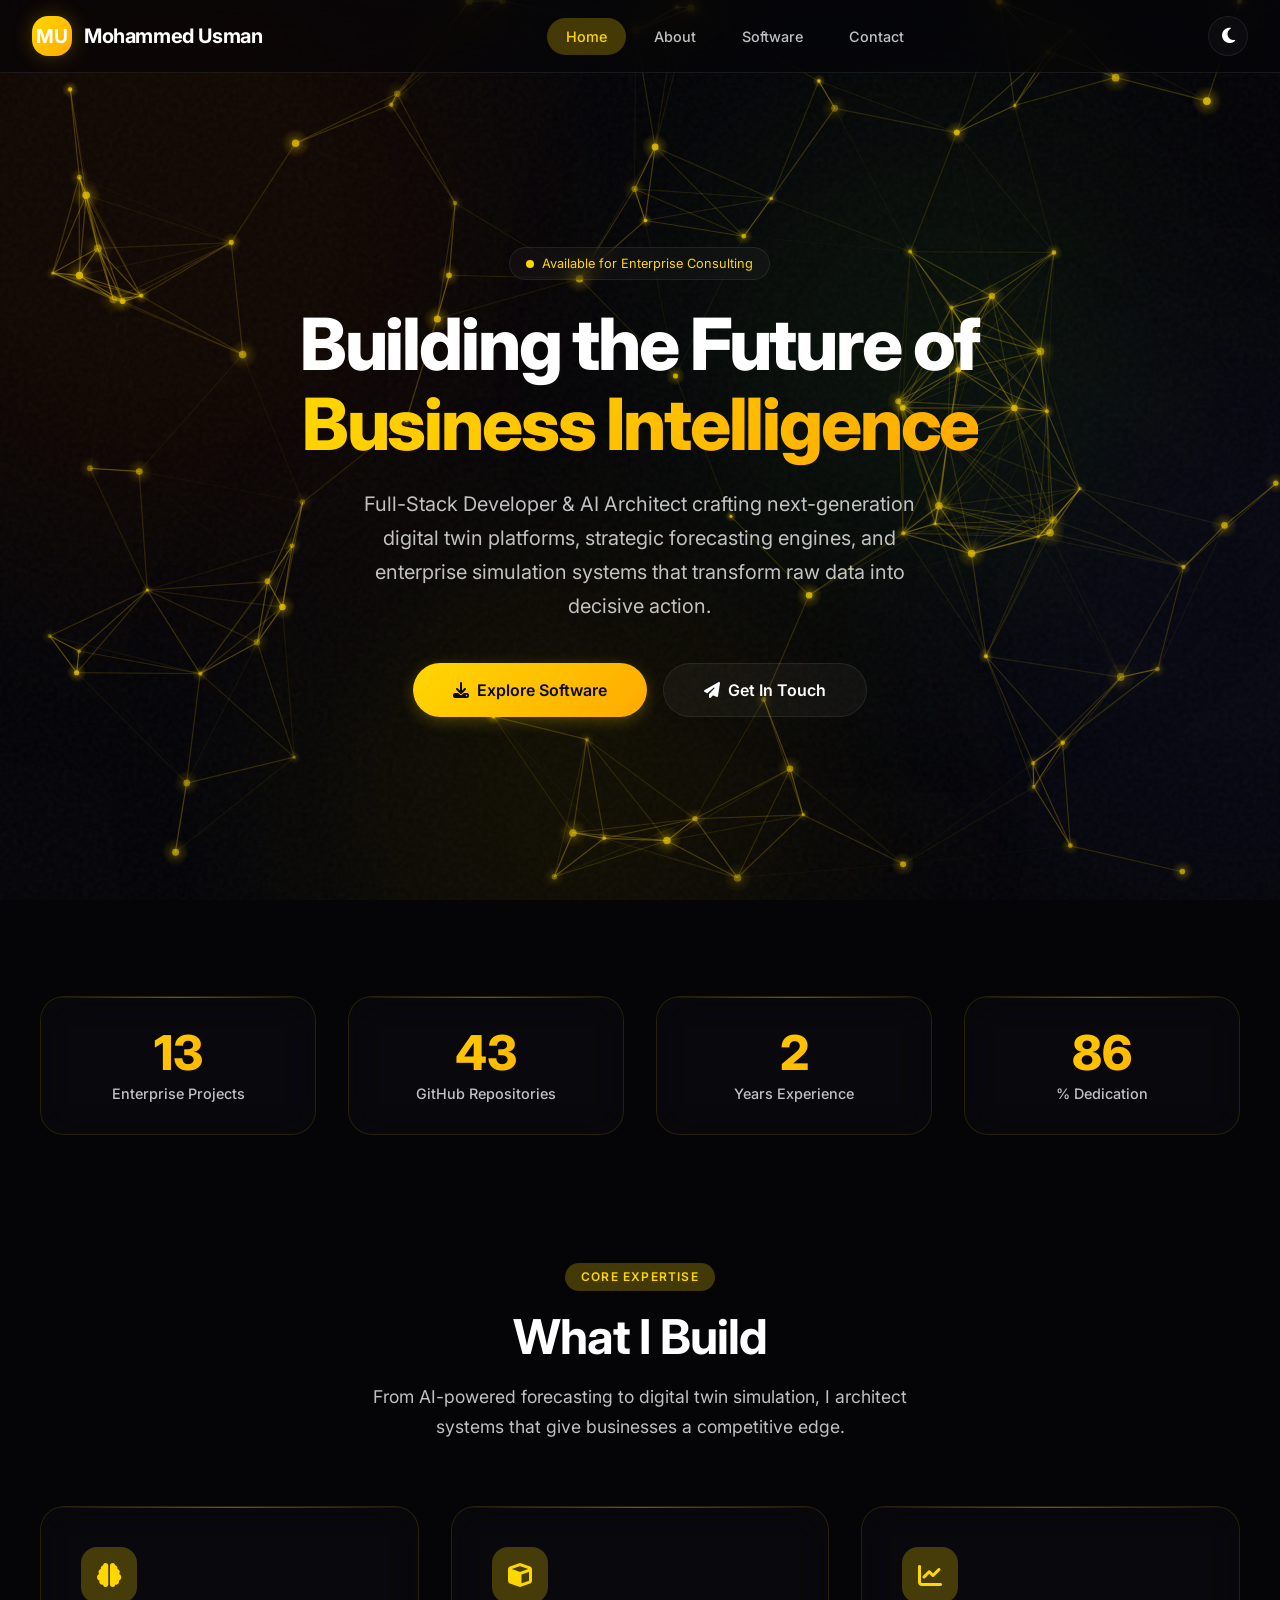
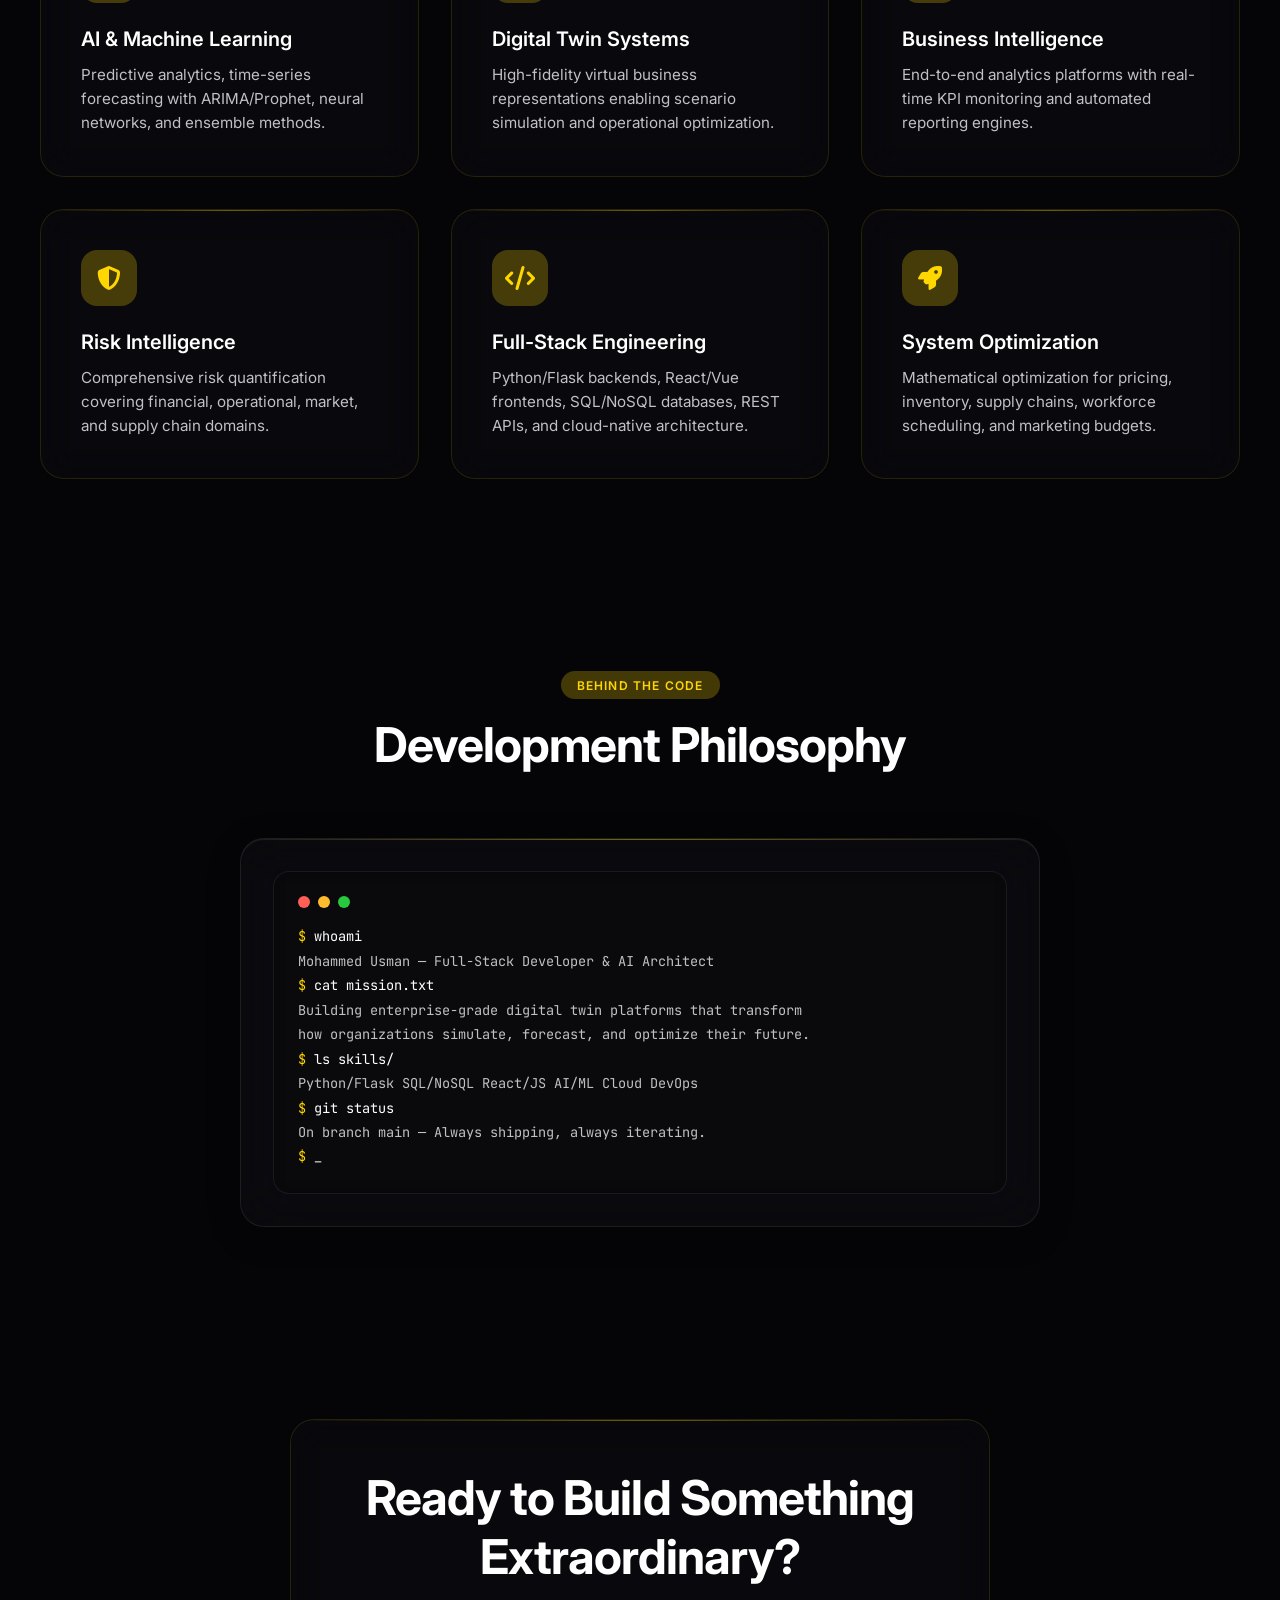
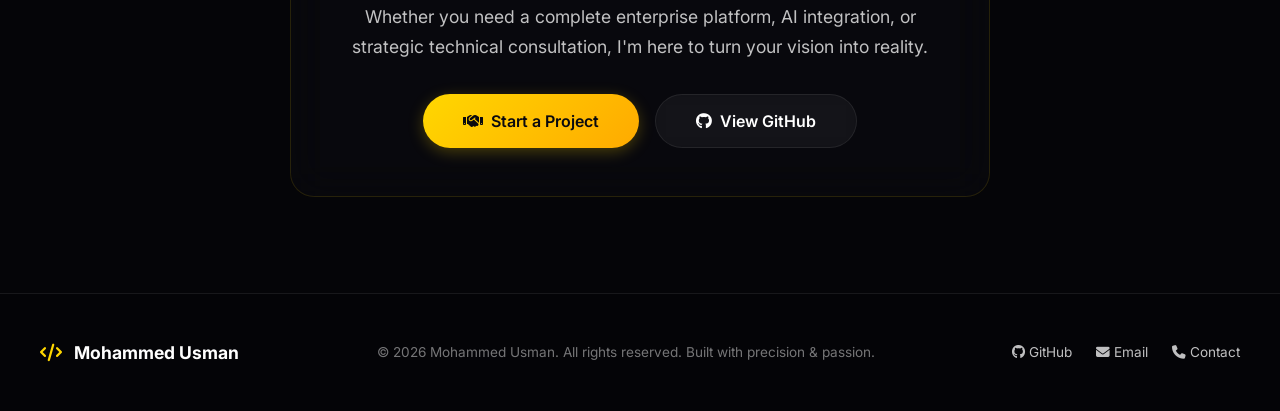
<file: index.html>
<!DOCTYPE html>
<html lang="en">
<head>
  <meta charset="UTF-8">
  <meta name="viewport" content="width=device-width, initial-scale=1.0">
  <title>Mohammed Usman | Enterprise Software Architect</title>
  <meta name="description" content="Portfolio of Mohammed Usman - Full-Stack Developer, AI Architect, and Creator of Digital Business Simulator AI.">
  <link rel="preconnect" href="https://fonts.googleapis.com">
  <link rel="preconnect" href="https://fonts.gstatic.com" crossorigin>
  <link href="https://fonts.googleapis.com/css2?family=Inter:wght@300;400;500;600;700;800;900&family=JetBrains+Mono:wght@400;500&display=swap" rel="stylesheet">
  <link rel="stylesheet" href="https://cdnjs.cloudflare.com/ajax/libs/font-awesome/6.5.1/css/all.min.css">
  <link rel="stylesheet" href="css/style.css">
</head>
<body class="theme-dark">
  <div class="mesh-bg">
    <div class="mesh-orb"></div>
    <div class="mesh-orb"></div>
    <div class="mesh-orb"></div>
    <div class="mesh-orb"></div>
  </div>
  <div class="noise-overlay"></div>
  <canvas id="networkCanvas" class="network-canvas"></canvas>

  <nav class="glass-nav">
    <div class="nav-container">
      <a href="index.html" class="nav-brand">
        <div class="nav-brand-icon">MU</div>
        <span>Mohammed Usman</span>
      </a>
      <ul class="nav-links" id="navLinks">
        <li><a href="index.html" class="nav-link active"><span>Home</span></a></li>
        <li><a href="about.html" class="nav-link"><span>About</span></a></li>
        <li><a href="software.html" class="nav-link"><span>Software</span></a></li>
        <li><a href="contact.html" class="nav-link"><span>Contact</span></a></li>
      </ul>
      <div class="nav-actions">
        <div class="theme-switcher">
          <button class="theme-btn" data-tooltip="Switch Theme">
            <i class="fas fa-moon"></i>
          </button>
          <div class="theme-dropdown">
            <div class="theme-option active" data-theme="theme-dark">
              <div class="theme-dot dark"></div>
              <span>Dark Gold</span>
            </div>
            <div class="theme-option" data-theme="theme-light">
              <div class="theme-dot light"></div>
              <span>Light Blue</span>
            </div>
            <div class="theme-option" data-theme="theme-neural">
              <div class="theme-dot neural"></div>
              <span>Neural Purple</span>
            </div>
            <div class="theme-option" data-theme="theme-aurora">
              <div class="theme-dot aurora"></div>
              <span>Aurora Green</span>
            </div>
          </div>
        </div>
        <button class="mobile-menu-btn" id="mobileMenuBtn">
          <i class="fas fa-bars"></i>
        </button>
      </div>
    </div>
  </nav>

  <main class="page-content">
    <section class="hero">
      <div class="hero-content">
        <div class="hero-badge">
          <span class="pulse-dot"></span>
          Available for Enterprise Consulting
        </div>
        <h1 class="hero-title">
          Building the Future of<br>
          <span class="gradient-text">Business Intelligence</span>
        </h1>
        <p class="hero-subtitle">
          Full-Stack Developer & AI Architect crafting next-generation digital twin platforms, 
          strategic forecasting engines, and enterprise simulation systems that transform raw data into decisive action.
        </p>
        <div class="hero-actions">
          <a href="software.html" class="btn btn-primary btn-lg btn-liquid">
            <i class="fas fa-download"></i>
            Explore Software
          </a>
          <a href="contact.html" class="btn btn-secondary btn-lg">
            <i class="fas fa-paper-plane"></i>
            Get In Touch
          </a>
        </div>
      </div>
    </section>

    <section class="section">
      <div class="section-container">
        <div class="grid-4">
          <div class="glass-card stat-card animate-on-scroll">
            <div class="stat-number counter" data-target="15" data-duration="2000">0</div>
            <div class="stat-label">Enterprise Projects</div>
          </div>
          <div class="glass-card stat-card animate-on-scroll delay-1">
            <div class="stat-number counter" data-target="50" data-duration="2000">0</div>
            <div class="stat-label">GitHub Repositories</div>
          </div>
          <div class="glass-card stat-card animate-on-scroll delay-2">
            <div class="stat-number counter" data-target="3" data-duration="2000">0</div>
            <div class="stat-label">Years Experience</div>
          </div>
          <div class="glass-card stat-card animate-on-scroll delay-3">
            <div class="stat-number counter" data-target="100" data-duration="2000">0</div>
            <div class="stat-label">% Dedication</div>
          </div>
        </div>
      </div>
    </section>

    <section class="section" style="padding-top: 2rem;">
      <div class="section-container">
        <div class="section-header animate-on-scroll">
          <span class="section-label">Core Expertise</span>
          <h2 class="section-title">What I Build</h2>
          <p class="section-desc">
            From AI-powered forecasting to digital twin simulation, I architect systems that give businesses a competitive edge.
          </p>
        </div>
        <div class="grid-3">
          <div class="glass-card feature-card animate-on-scroll">
            <div class="feature-icon"><i class="fas fa-brain"></i></div>
            <h3 class="feature-title">AI & Machine Learning</h3>
            <p class="feature-desc">Predictive analytics, time-series forecasting with ARIMA/Prophet, neural networks, and ensemble methods.</p>
          </div>
          <div class="glass-card feature-card animate-on-scroll delay-1">
            <div class="feature-icon"><i class="fas fa-cube"></i></div>
            <h3 class="feature-title">Digital Twin Systems</h3>
            <p class="feature-desc">High-fidelity virtual business representations enabling scenario simulation and operational optimization.</p>
          </div>
          <div class="glass-card feature-card animate-on-scroll delay-2">
            <div class="feature-icon"><i class="fas fa-chart-line"></i></div>
            <h3 class="feature-title">Business Intelligence</h3>
            <p class="feature-desc">End-to-end analytics platforms with real-time KPI monitoring and automated reporting engines.</p>
          </div>
          <div class="glass-card feature-card animate-on-scroll">
            <div class="feature-icon"><i class="fas fa-shield-halved"></i></div>
            <h3 class="feature-title">Risk Intelligence</h3>
            <p class="feature-desc">Comprehensive risk quantification covering financial, operational, market, and supply chain domains.</p>
          </div>
          <div class="glass-card feature-card animate-on-scroll delay-1">
            <div class="feature-icon"><i class="fas fa-code"></i></div>
            <h3 class="feature-title">Full-Stack Engineering</h3>
            <p class="feature-desc">Python/Flask backends, React/Vue frontends, SQL/NoSQL databases, REST APIs, and cloud-native architecture.</p>
          </div>
          <div class="glass-card feature-card animate-on-scroll delay-2">
            <div class="feature-icon"><i class="fas fa-rocket"></i></div>
            <h3 class="feature-title">System Optimization</h3>
            <p class="feature-desc">Mathematical optimization for pricing, inventory, supply chains, workforce scheduling, and marketing budgets.</p>
          </div>
        </div>
      </div>
    </section>

    <section class="section">
      <div class="section-container">
        <div class="section-header animate-on-scroll">
          <span class="section-label">Behind The Code</span>
          <h2 class="section-title">Development Philosophy</h2>
        </div>
        <div class="glass-card glass-card-strong animate-on-scroll" style="max-width: 800px; margin: 0 auto;">
          <div class="terminal">
            <div class="terminal-header">
              <div class="mockup-dot red"></div>
              <div class="mockup-dot yellow"></div>
              <div class="mockup-dot green"></div>
            </div>
            <div class="terminal-line"><span class="prompt">$</span> <span class="command">whoami</span></div>
            <div class="terminal-line">Mohammed Usman — Full-Stack Developer & AI Architect</div>
            <div class="terminal-line"></div>
            <div class="terminal-line"><span class="prompt">$</span> <span class="command">cat mission.txt</span></div>
            <div class="terminal-line">Building enterprise-grade digital twin platforms that transform</div>
            <div class="terminal-line">how organizations simulate, forecast, and optimize their future.</div>
            <div class="terminal-line"></div>
            <div class="terminal-line"><span class="prompt">$</span> <span class="command">ls skills/</span></div>
            <div class="terminal-line">Python/Flask  SQL/NoSQL  React/JS  AI/ML  Cloud  DevOps</div>
            <div class="terminal-line"></div>
            <div class="terminal-line"><span class="prompt">$</span> <span class="command">git status</span></div>
            <div class="terminal-line">On branch main — Always shipping, always iterating.</div>
            <div class="terminal-line"><span class="prompt">$</span> <span class="command">_</span></div>
          </div>
        </div>
      </div>
    </section>

    <section class="section" style="padding-bottom: 6rem;">
      <div class="section-container" style="text-align: center;">
        <div class="glass-card animate-on-scroll" style="max-width: 700px; margin: 0 auto; padding: 3rem;">
          <h2 class="section-title" style="margin-bottom: 1rem;">Ready to Build Something Extraordinary?</h2>
          <p class="section-desc" style="margin-bottom: 2rem;">
            Whether you need a complete enterprise platform, AI integration, or strategic technical consultation, I'm here to turn your vision into reality.
          </p>
          <div style="display: flex; gap: 1rem; justify-content: center; flex-wrap: wrap;">
            <a href="contact.html" class="btn btn-primary btn-lg btn-liquid">
              <i class="fas fa-handshake"></i>
              Start a Project
            </a>
            <a href="https://github.com/issu321" target="_blank" class="btn btn-secondary btn-lg">
              <i class="fab fa-github"></i>
              View GitHub
            </a>
          </div>
        </div>
      </div>
    </section>
  </main>

  <footer class="footer">
    <div class="footer-container">
      <div class="footer-brand">
        <i class="fas fa-code" style="margin-right: 0.5rem; color: var(--accent-primary);"></i>
        Mohammed Usman
      </div>
      <div class="footer-copy">
        &copy; 2026 Mohammed Usman. All rights reserved. Built with precision & passion.
      </div>
      <div class="footer-links">
        <a href="https://github.com/issu321" target="_blank"><i class="fab fa-github"></i> GitHub</a>
        <a href="mailto:jaafreeusman@gmail.com"><i class="fas fa-envelope"></i> Email</a>
        <a href="contact.html"><i class="fas fa-phone"></i> Contact</a>
      </div>
    </div>
  </footer>

  <script src="js/main.js"></script>
</body>
</html>
</file>
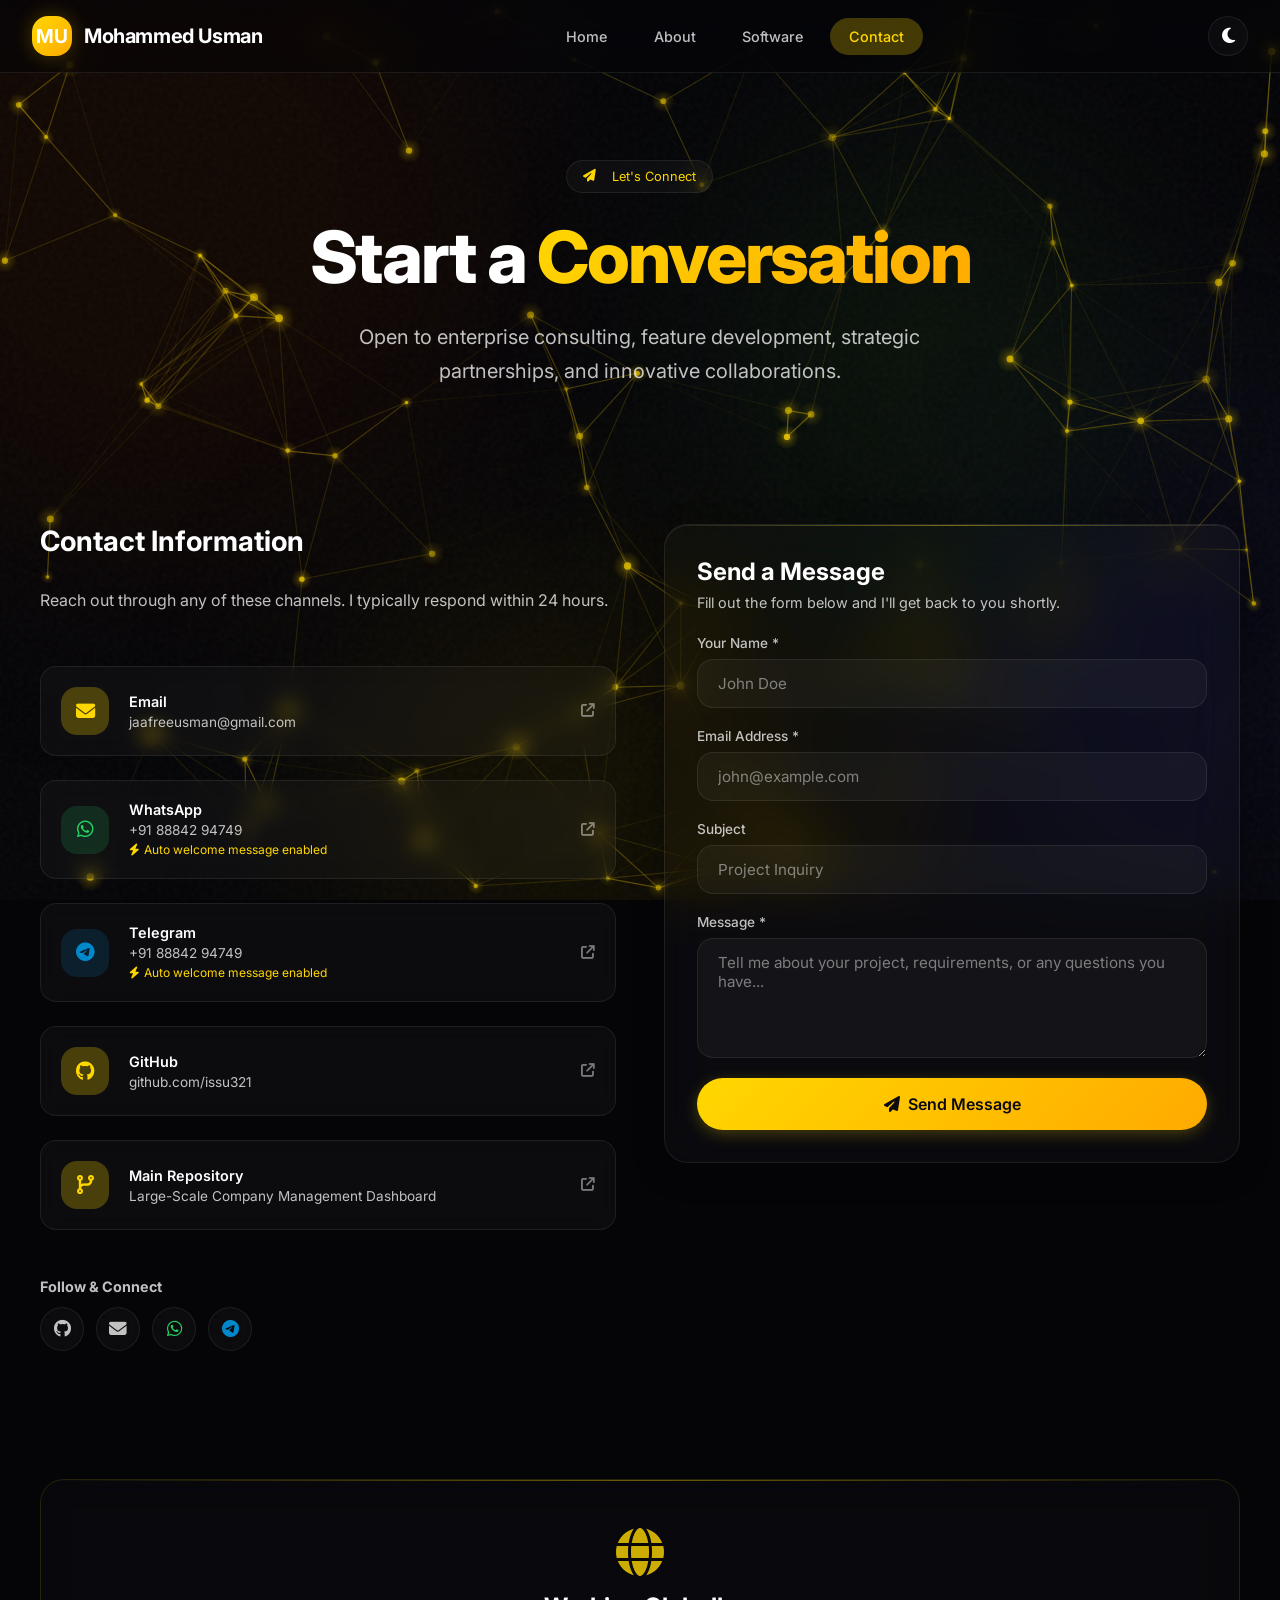
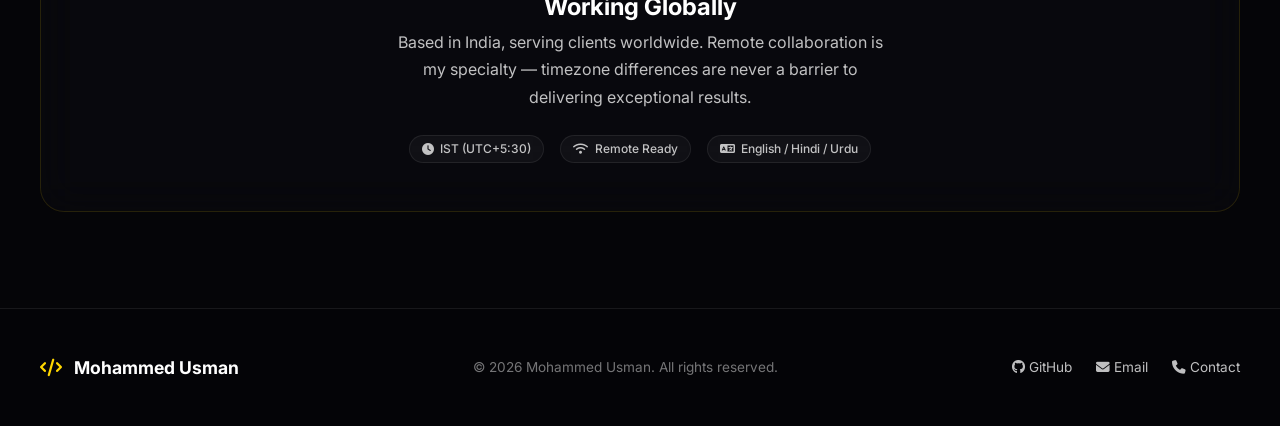
<file: contact.html>
<!DOCTYPE html>
<html lang="en">
<head>
  <meta charset="UTF-8">
  <meta name="viewport" content="width=device-width, initial-scale=1.0">
  <title>Contact | Mohammed Usman — Get In Touch</title>
  <meta name="description" content="Contact Mohammed Usman for enterprise consulting, software development, and strategic partnerships.">
  <link rel="preconnect" href="https://fonts.googleapis.com">
  <link rel="preconnect" href="https://fonts.gstatic.com" crossorigin>
  <link href="https://fonts.googleapis.com/css2?family=Inter:wght@300;400;500;600;700;800;900&family=JetBrains+Mono:wght@400;500&display=swap" rel="stylesheet">
  <link rel="stylesheet" href="https://cdnjs.cloudflare.com/ajax/libs/font-awesome/6.5.1/css/all.min.css">
  <link rel="stylesheet" href="css/style.css">
</head>
<body class="theme-dark">
  <div class="mesh-bg">
    <div class="mesh-orb"></div>
    <div class="mesh-orb"></div>
    <div class="mesh-orb"></div>
    <div class="mesh-orb"></div>
  </div>
  <div class="noise-overlay"></div>
  <canvas id="networkCanvas" class="network-canvas"></canvas>

  <nav class="glass-nav">
    <div class="nav-container">
      <a href="index.html" class="nav-brand">
        <div class="nav-brand-icon">MU</div>
        <span>Mohammed Usman</span>
      </a>
      <ul class="nav-links" id="navLinks">
        <li><a href="index.html" class="nav-link"><span>Home</span></a></li>
        <li><a href="about.html" class="nav-link"><span>About</span></a></li>
        <li><a href="software.html" class="nav-link"><span>Software</span></a></li>
        <li><a href="contact.html" class="nav-link active"><span>Contact</span></a></li>
      </ul>
      <div class="nav-actions">
        <div class="theme-switcher">
          <button class="theme-btn" data-tooltip="Switch Theme">
            <i class="fas fa-moon"></i>
          </button>
          <div class="theme-dropdown">
            <div class="theme-option active" data-theme="theme-dark">
              <div class="theme-dot dark"></div>
              <span>Dark Gold</span>
            </div>
            <div class="theme-option" data-theme="theme-light">
              <div class="theme-dot light"></div>
              <span>Light Blue</span>
            </div>
            <div class="theme-option" data-theme="theme-neural">
              <div class="theme-dot neural"></div>
              <span>Neural Purple</span>
            </div>
            <div class="theme-option" data-theme="theme-aurora">
              <div class="theme-dot aurora"></div>
              <span>Aurora Green</span>
            </div>
          </div>
        </div>
        <button class="mobile-menu-btn" id="mobileMenuBtn">
          <i class="fas fa-bars"></i>
        </button>
      </div>
    </div>
  </nav>

  <main class="page-content">
    <!-- Hero -->
    <section class="hero" style="min-height: 50vh; padding-top: 10rem;">
      <div class="hero-content">
        <div class="hero-badge">
          <i class="fas fa-paper-plane" style="margin-right: 0.5rem;"></i>
          Let's Connect
        </div>
        <h1 class="hero-title">
          Start a <span class="gradient-text">Conversation</span>
        </h1>
        <p class="hero-subtitle">
          Open to enterprise consulting, feature development, strategic partnerships, and innovative collaborations.
        </p>
      </div>
    </section>

    <!-- Contact Grid -->
    <section class="section" style="padding-top: 2rem;">
      <div class="section-container">
        <div class="contact-grid">
          <!-- Contact Info -->
          <div class="contact-info-card animate-on-scroll">
            <h2 style="font-size: 1.75rem; margin-bottom: 0.5rem;">Contact Information</h2>
            <p style="color: var(--text-secondary); margin-bottom: 2rem;">Reach out through any of these channels. I typically respond within 24 hours.</p>

            <!-- Email -->
            <a href="mailto:jaafreeusman@gmail.com" class="contact-item glow-border">
              <div class="contact-item-icon">
                <i class="fas fa-envelope"></i>
              </div>
              <div class="contact-item-info">
                <h4>Email</h4>
                <p>jaafreeusman@gmail.com</p>
              </div>
              <i class="fas fa-arrow-up-right-from-square" style="margin-left: auto; color: var(--text-muted); font-size: 0.85rem;"></i>
            </a>

            <!-- Phone / WhatsApp -->
            <a href="https://wa.me/918884294749?text=Hello%20Mohammed%20Usman%2C%20I%20saw%20your%20portfolio%20website%20and%20wanted%20to%20connect%20with%20you.%20Looking%20forward%20to%20discussing%20potential%20collaboration!" target="_blank" class="contact-item glow-border">
              <div class="contact-item-icon" style="background: rgba(37, 211, 102, 0.15); color: #25d366;">
                <i class="fab fa-whatsapp"></i>
              </div>
              <div class="contact-item-info">
                <h4>WhatsApp</h4>
                <p>+91 88842 94749</p>
                <span style="font-size: 0.75rem; color: var(--accent-primary); margin-top: 0.25rem; display: inline-block;">
                  <i class="fas fa-bolt" style="margin-right: 0.25rem;"></i>Auto welcome message enabled
                </span>
              </div>
              <i class="fas fa-arrow-up-right-from-square" style="margin-left: auto; color: var(--text-muted); font-size: 0.85rem;"></i>
            </a>

            <!-- Telegram -->
            <a href="https://t.me/share/url?url=https://issu321.github.io&text=Hello%20Mohammed%20Usman%2C%20I%20found%20your%20portfolio%20and%20would%20love%20to%20connect%20with%20you%20regarding%20a%20project%20opportunity!" target="_blank" class="contact-item glow-border">
              <div class="contact-item-icon" style="background: rgba(0, 136, 204, 0.15); color: #08c;">
                <i class="fab fa-telegram"></i>
              </div>
              <div class="contact-item-info">
                <h4>Telegram</h4>
                <p>+91 88842 94749</p>
                <span style="font-size: 0.75rem; color: var(--accent-primary); margin-top: 0.25rem; display: inline-block;">
                  <i class="fas fa-bolt" style="margin-right: 0.25rem;"></i>Auto welcome message enabled
                </span>
              </div>
              <i class="fas fa-arrow-up-right-from-square" style="margin-left: auto; color: var(--text-muted); font-size: 0.85rem;"></i>
            </a>

            <!-- GitHub -->
            <a href="https://github.com/issu321" target="_blank" class="contact-item glow-border">
              <div class="contact-item-icon" style="background: var(--accent-glow);">
                <i class="fab fa-github"></i>
              </div>
              <div class="contact-item-info">
                <h4>GitHub</h4>
                <p>github.com/issu321</p>
              </div>
              <i class="fas fa-arrow-up-right-from-square" style="margin-left: auto; color: var(--text-muted); font-size: 0.85rem;"></i>
            </a>

            <!-- Repository -->
            <a href="https://github.com/issu321/Large-Scale-Company-Management-Dashboard" target="_blank" class="contact-item glow-border">
              <div class="contact-item-icon" style="background: var(--accent-glow);">
                <i class="fas fa-code-branch"></i>
              </div>
              <div class="contact-item-info">
                <h4>Main Repository</h4>
                <p>Large-Scale Company Management Dashboard</p>
              </div>
              <i class="fas fa-arrow-up-right-from-square" style="margin-left: auto; color: var(--text-muted); font-size: 0.85rem;"></i>
            </a>

            <!-- Social Links -->
            <div style="margin-top: 1.5rem;">
              <h4 style="font-size: 0.9rem; color: var(--text-secondary); margin-bottom: 0.75rem;">Follow & Connect</h4>
              <div class="social-links">
                <a href="https://github.com/issu321" target="_blank" class="social-link" data-tooltip="GitHub">
                  <i class="fab fa-github"></i>
                </a>
                <a href="mailto:jaafreeusman@gmail.com" class="social-link" data-tooltip="Email">
                  <i class="fas fa-envelope"></i>
                </a>
                <a href="https://wa.me/918884294749?text=Hello%20Mohammed%20Usman%2C%20I%20saw%20your%20portfolio%20website%20and%20wanted%20to%20connect%20with%20you." target="_blank" class="social-link" data-tooltip="WhatsApp" style="color: #25d366;">
                  <i class="fab fa-whatsapp"></i>
                </a>
                <a href="https://t.me/share/url?url=https://issu321.github.io&text=Hello%20Mohammed%20Usman" target="_blank" class="social-link" data-tooltip="Telegram" style="color: #08c;">
                  <i class="fab fa-telegram"></i>
                </a>
              </div>
            </div>
          </div>

          <!-- Contact Form -->
          <div class="animate-on-scroll delay-1">
            <div class="glass-card glass-card-strong">
              <h2 style="font-size: 1.5rem; margin-bottom: 0.5rem;">Send a Message</h2>
              <p style="color: var(--text-secondary); margin-bottom: 1.5rem; font-size: 0.9rem;">Fill out the form below and I'll get back to you shortly.</p>

              <form class="contact-form" id="contactForm" onsubmit="event.preventDefault(); handleFormSubmit();">
                <div class="form-group">
                  <label class="form-label">Your Name *</label>
                  <input type="text" class="form-input" placeholder="John Doe" required id="formName">
                </div>

                <div class="form-group">
                  <label class="form-label">Email Address *</label>
                  <input type="email" class="form-input" placeholder="john@example.com" required id="formEmail">
                </div>

                <div class="form-group">
                  <label class="form-label">Subject</label>
                  <input type="text" class="form-input" placeholder="Project Inquiry" id="formSubject">
                </div>

                <div class="form-group">
                  <label class="form-label">Message *</label>
                  <textarea class="form-input" placeholder="Tell me about your project, requirements, or any questions you have..." required id="formMessage"></textarea>
                </div>

                <button type="submit" class="btn btn-primary btn-lg btn-liquid" style="width: 100%;" id="submitBtn">
                  <i class="fas fa-paper-plane"></i>
                  Send Message
                </button>
              </form>

              <!-- Success Message (Hidden by default) -->
              <div id="successMessage" style="display: none; text-align: center; padding: 2rem 0;">
                <div style="width: 64px; height: 64px; border-radius: 50%; background: var(--success); display: flex; align-items: center; justify-content: center; margin: 0 auto 1rem; color: var(--bg-primary); font-size: 1.5rem;">
                  <i class="fas fa-check"></i>
                </div>
                <h3 style="margin-bottom: 0.5rem;">Message Sent!</h3>
                <p style="color: var(--text-secondary); font-size: 0.9rem;">Thank you for reaching out. I'll respond to your inquiry within 24 hours.</p>
                <div style="margin-top: 1rem;">
                  <span class="glass-badge"><i class="fas fa-clock"></i> Avg. response time: 4 hours</span>
                </div>
              </div>
            </div>
          </div>
        </div>
      </div>
    </section>

    <!-- Map / Location Section (Decorative) -->
    <section class="section" style="padding-top: 2rem;">
      <div class="section-container">
        <div class="glass-card animate-on-scroll" style="text-align: center; padding: 3rem;">
          <i class="fas fa-globe" style="font-size: 3rem; color: var(--accent-primary); margin-bottom: 1rem; opacity: 0.8;"></i>
          <h2 style="font-size: 1.5rem; margin-bottom: 0.5rem;">Working Globally</h2>
          <p style="color: var(--text-secondary); max-width: 500px; margin: 0 auto; line-height: 1.7;">
            Based in India, serving clients worldwide. Remote collaboration is my specialty — timezone differences are never a barrier to delivering exceptional results.
          </p>
          <div style="display: flex; justify-content: center; gap: 1rem; margin-top: 1.5rem; flex-wrap: wrap;">
            <span class="glass-badge"><i class="fas fa-clock"></i> IST (UTC+5:30)</span>
            <span class="glass-badge"><i class="fas fa-wifi"></i> Remote Ready</span>
            <span class="glass-badge"><i class="fas fa-language"></i> English / Hindi / Urdu</span>
          </div>
        </div>
      </div>
    </section>
  </main>

  <footer class="footer">
    <div class="footer-container">
      <div class="footer-brand">
        <i class="fas fa-code" style="margin-right: 0.5rem; color: var(--accent-primary);"></i>
        Mohammed Usman
      </div>
      <div class="footer-copy">
        &copy; 2026 Mohammed Usman. All rights reserved.
      </div>
      <div class="footer-links">
        <a href="https://github.com/issu321" target="_blank"><i class="fab fa-github"></i> GitHub</a>
        <a href="mailto:jaafreeusman@gmail.com"><i class="fas fa-envelope"></i> Email</a>
        <a href="contact.html"><i class="fas fa-phone"></i> Contact</a>
      </div>
    </div>
  </footer>

  <script src="js/main.js"></script>
  <script>
    function handleFormSubmit() {
      const btn = document.getElementById('submitBtn');
      const form = document.getElementById('contactForm');
      const success = document.getElementById('successMessage');

      // Simulate loading
      btn.innerHTML = '<i class="fas fa-circle-notch fa-spin"></i> Sending...';
      btn.disabled = true;

      setTimeout(() => {
        form.style.display = 'none';
        success.style.display = 'block';
        success.style.animation = 'fadeInUp 0.5s ease-out';
      }, 1500);
    }
  </script>
</body>
</html>
</file>
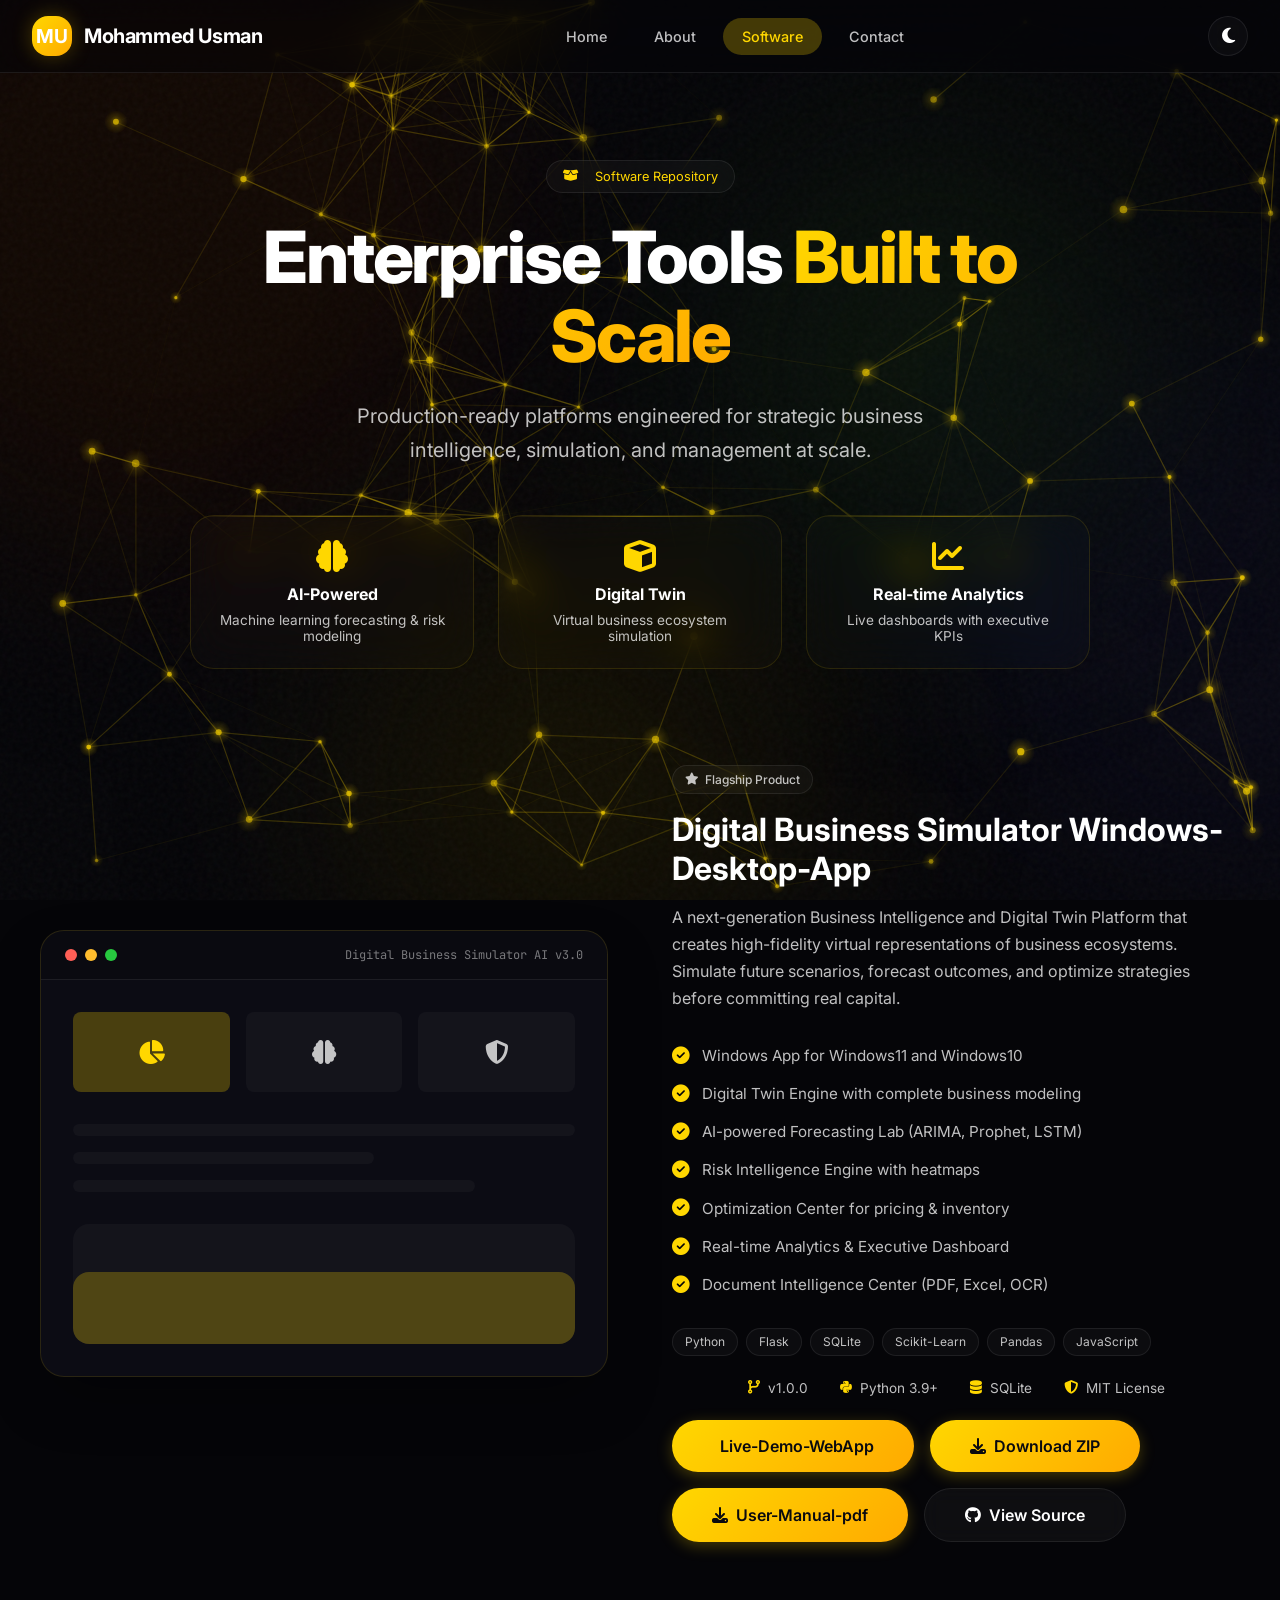
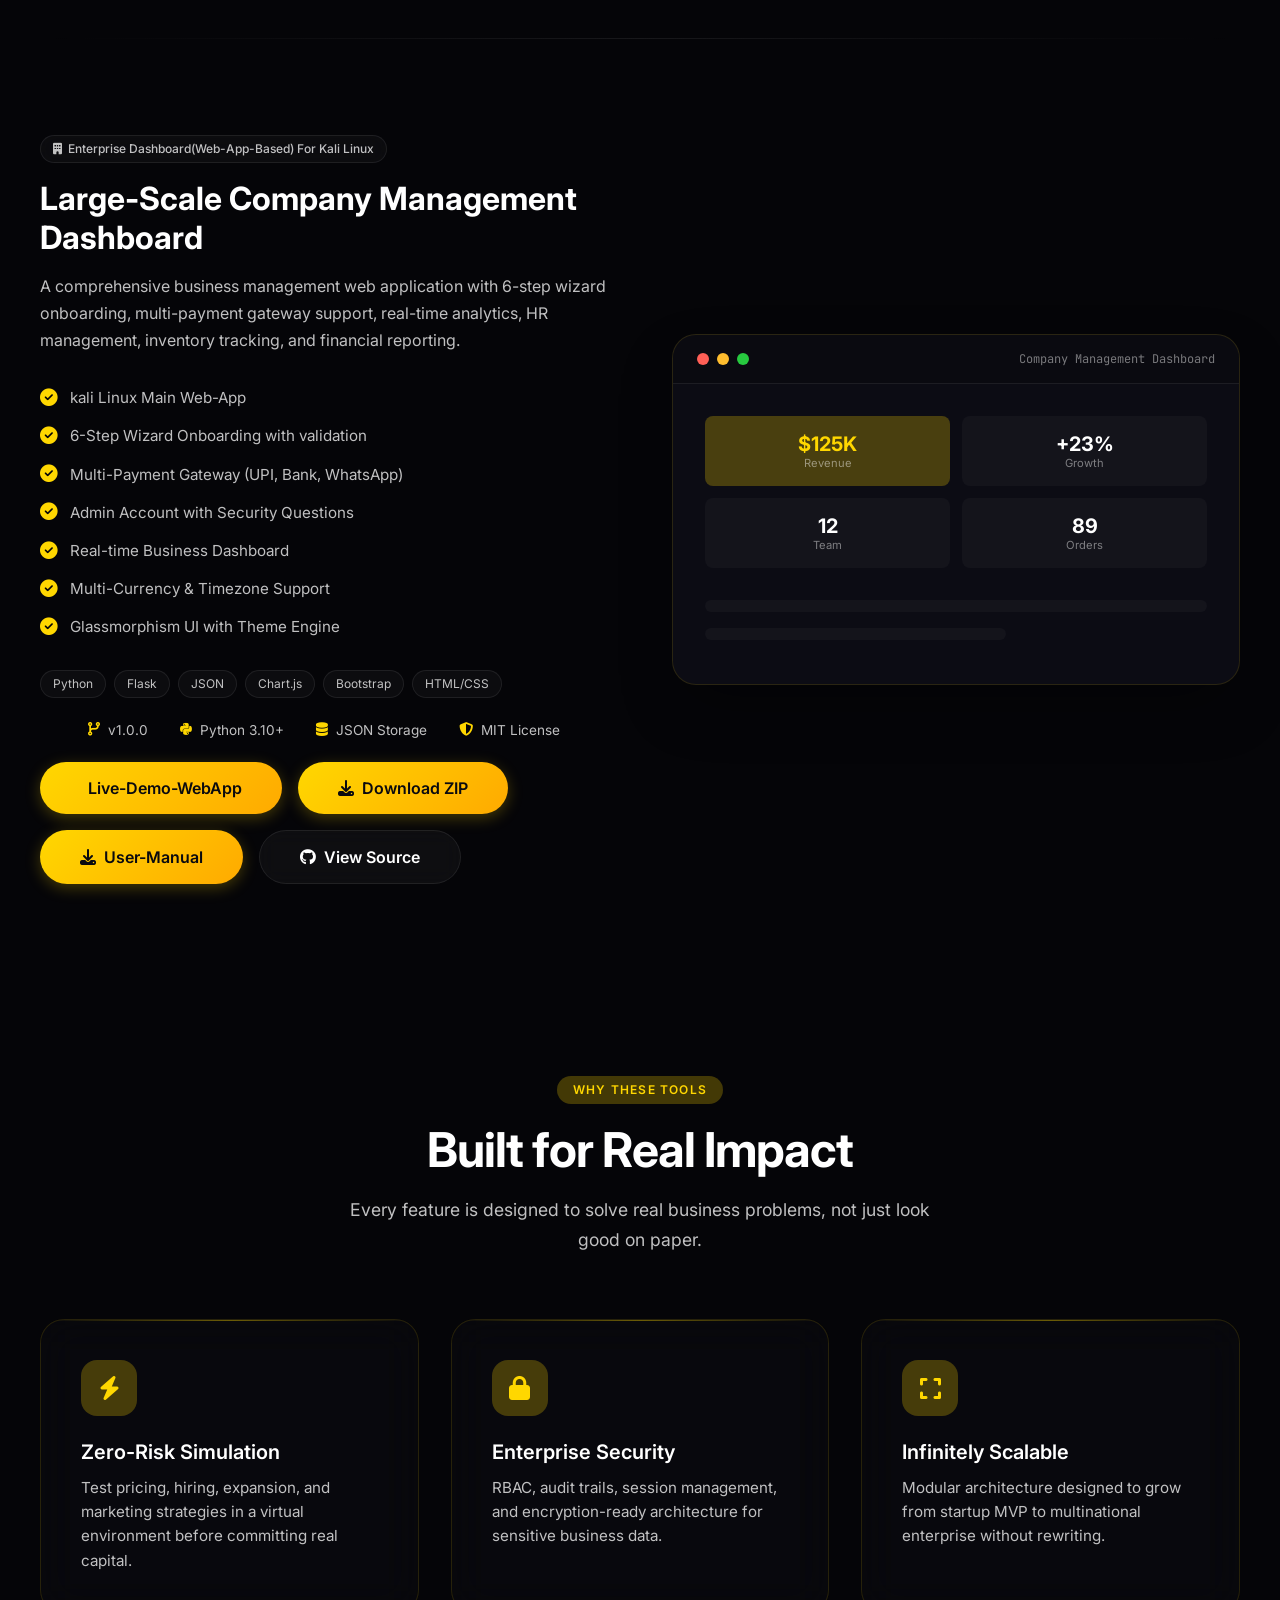
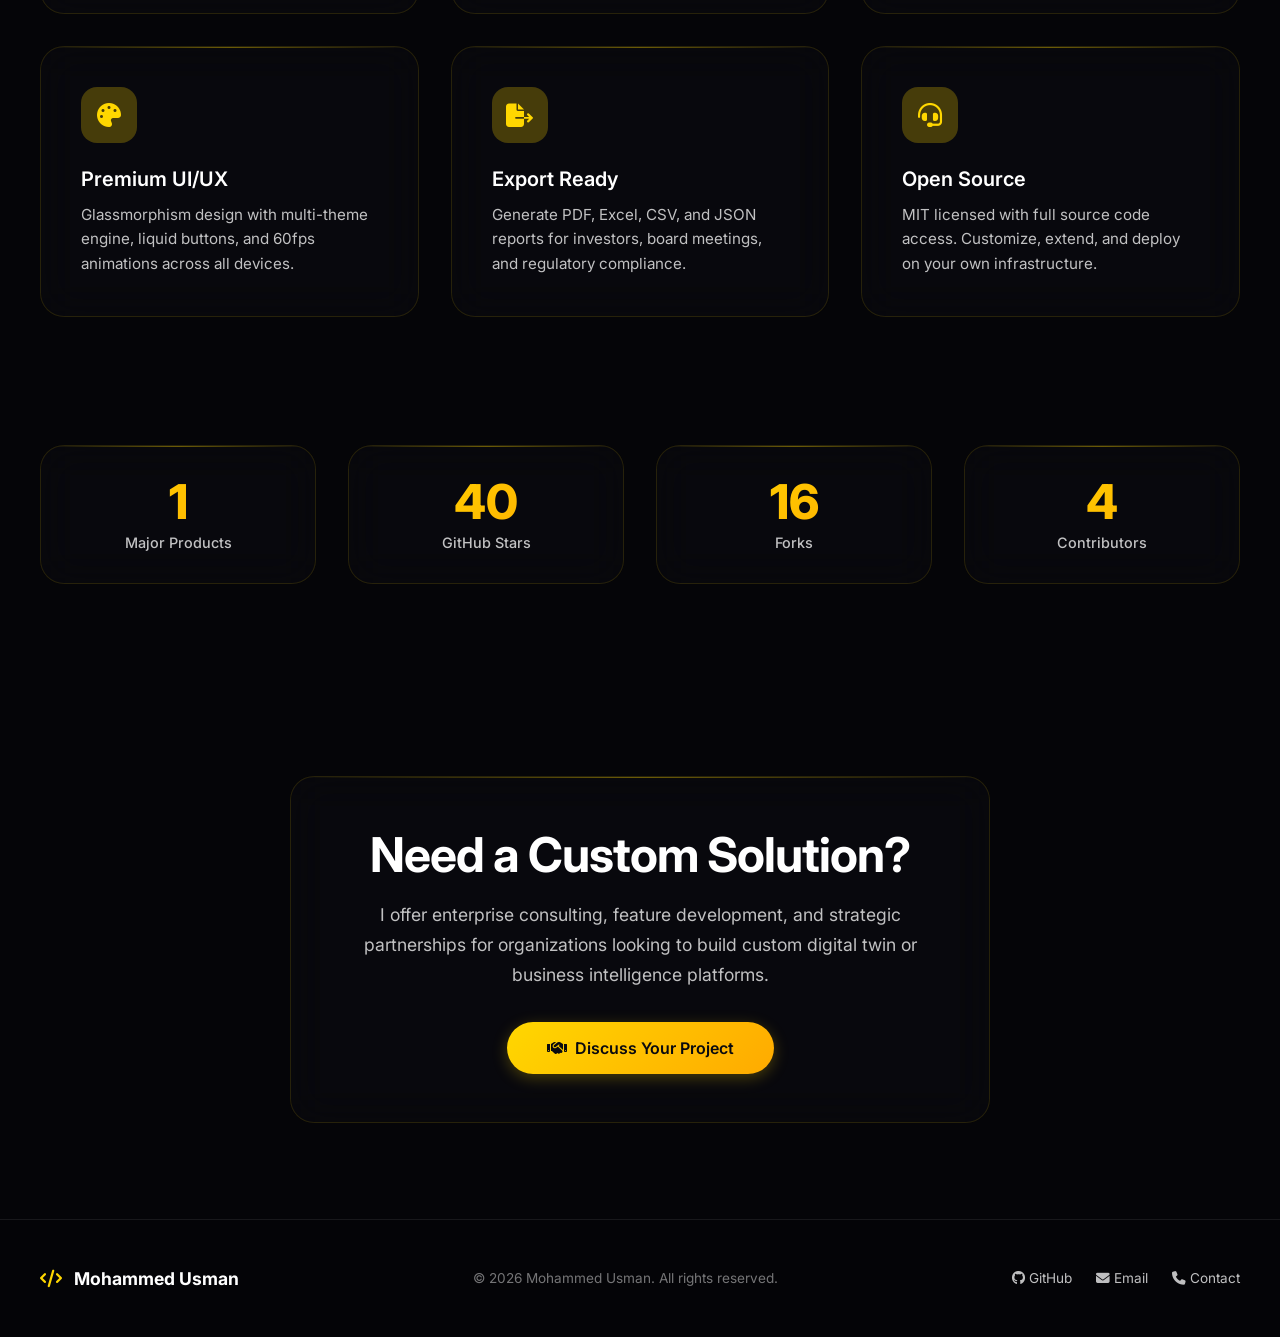
<file: software.html>
<!DOCTYPE html>
<html lang="en">
<head>
  <meta charset="UTF-8">
  <meta name="viewport" content="width=device-width, initial-scale=1.0">
  <title>Software | Mohammed Usman — Enterprise Solutions</title>
  <meta name="description" content="Download and explore enterprise software by Mohammed Usman including Digital Business Simulator AI and Large-Scale Company Management Dashboard.">
  <link rel="preconnect" href="https://fonts.googleapis.com">
  <link rel="preconnect" href="https://fonts.gstatic.com" crossorigin>
  <link href="https://fonts.googleapis.com/css2?family=Inter:wght@300;400;500;600;700;800;900&family=JetBrains+Mono:wght@400;500&display=swap" rel="stylesheet">
  <link rel="stylesheet" href="https://cdnjs.cloudflare.com/ajax/libs/font-awesome/6.5.1/css/all.min.css">
  <link rel="stylesheet" href="css/style.css">
</head>
<body class="theme-dark">
  <div class="mesh-bg">
    <div class="mesh-orb"></div>
    <div class="mesh-orb"></div>
    <div class="mesh-orb"></div>
    <div class="mesh-orb"></div>
  </div>
  <div class="noise-overlay"></div>
  <canvas id="networkCanvas" class="network-canvas"></canvas>

  <nav class="glass-nav">
    <div class="nav-container">
      <a href="index.html" class="nav-brand">
        <div class="nav-brand-icon">MU</div>
        <span>Mohammed Usman</span>
      </a>
      <ul class="nav-links" id="navLinks">
        <li><a href="index.html" class="nav-link"><span>Home</span></a></li>
        <li><a href="about.html" class="nav-link"><span>About</span></a></li>
        <li><a href="software.html" class="nav-link active"><span>Software</span></a></li>
        <li><a href="contact.html" class="nav-link"><span>Contact</span></a></li>
      </ul>
      <div class="nav-actions">
        <div class="theme-switcher">
          <button class="theme-btn" data-tooltip="Switch Theme">
            <i class="fas fa-moon"></i>
          </button>
          <div class="theme-dropdown">
            <div class="theme-option active" data-theme="theme-dark">
              <div class="theme-dot dark"></div>
              <span>Dark Gold</span>
            </div>
            <div class="theme-option" data-theme="theme-light">
              <div class="theme-dot light"></div>
              <span>Light Blue</span>
            </div>
            <div class="theme-option" data-theme="theme-neural">
              <div class="theme-dot neural"></div>
              <span>Neural Purple</span>
            </div>
            <div class="theme-option" data-theme="theme-aurora">
              <div class="theme-dot aurora"></div>
              <span>Aurora Green</span>
            </div>
          </div>
        </div>
        <button class="mobile-menu-btn" id="mobileMenuBtn">
          <i class="fas fa-bars"></i>
        </button>
      </div>
    </div>
  </nav>

  <main class="page-content">
    <section class="hero" style="min-height: 50vh; padding-top: 10rem;">
      <div class="hero-content">
        <div class="hero-badge">
          <i class="fas fa-box-open" style="margin-right: 0.5rem;"></i>
          Software Repository
        </div>
        <h1 class="hero-title">
          Enterprise Tools <span class="gradient-text">Built to Scale</span>
        </h1>
        <p class="hero-subtitle">
          Production-ready platforms engineered for strategic business intelligence, simulation, and management at scale.
        </p>

        <!-- Hero feature cards -->
        <div class="software-hero-cards">
          <div class="glass-card software-hero-card animate-on-scroll">
            <i class="fas fa-brain"></i>
            <h4>AI-Powered</h4>
            <p>Machine learning forecasting & risk modeling</p>
          </div>
          <div class="glass-card software-hero-card animate-on-scroll delay-1">
            <i class="fas fa-cube"></i>
            <h4>Digital Twin</h4>
            <p>Virtual business ecosystem simulation</p>
          </div>
          <div class="glass-card software-hero-card animate-on-scroll delay-2">
            <i class="fas fa-chart-line"></i>
            <h4>Real-time Analytics</h4>
            <p>Live dashboards with executive KPIs</p>
          </div>
        </div>
      </div>
    </section>

    <!-- Software 1: Digital Business Simulator -->
    <section class="section" style="padding-top: 2rem;">
      <div class="section-container">
        <div class="software-showcase">
          <div class="software-preview animate-on-scroll">
            <div class="software-mockup">
              <div class="mockup-header">
                <div class="mockup-dot red"></div>
                <div class="mockup-dot yellow"></div>
                <div class="mockup-dot green"></div>
                <span style="margin-left: auto; font-size: 0.75rem; color: var(--text-muted); font-family: var(--font-mono);">Digital Business Simulator AI v3.0</span>
              </div>
              <div class="mockup-body">
                <div style="display: flex; gap: 1rem; margin-bottom: 1rem;">
                  <div style="flex: 1; height: 80px; background: var(--accent-glow); border-radius: var(--radius-sm); display: flex; align-items: center; justify-content: center; color: var(--accent-primary); font-weight: 700;">
                    <i class="fas fa-chart-pie" style="font-size: 1.5rem;"></i>
                  </div>
                  <div style="flex: 1; height: 80px; background: var(--glass-bg); border-radius: var(--radius-sm); display: flex; align-items: center; justify-content: center; color: var(--text-secondary);">
                    <i class="fas fa-brain" style="font-size: 1.5rem;"></i>
                  </div>
                  <div style="flex: 1; height: 80px; background: var(--glass-bg); border-radius: var(--radius-sm); display: flex; align-items: center; justify-content: center; color: var(--text-secondary);">
                    <i class="fas fa-shield-halved" style="font-size: 1.5rem;"></i>
                  </div>
                </div>
                <div class="mockup-line"></div>
                <div class="mockup-line short"></div>
                <div class="mockup-line short" style="width: 80%;"></div>
                <div class="mockup-chart"></div>
              </div>
            </div>
          </div>

          <div class="software-info animate-on-scroll delay-1">
            <span class="glass-badge" style="margin-bottom: 1rem;"><i class="fas fa-star"></i> Flagship Product</span>
            <h2 style="font-size: 2rem; margin-bottom: 1rem;">Digital Business Simulator Windows-Desktop-App</h2>
            <p style="color: var(--text-secondary); line-height: 1.7; margin-bottom: 1.5rem;">
              A next-generation Business Intelligence and Digital Twin Platform that creates high-fidelity virtual representations of business ecosystems. Simulate future scenarios, forecast outcomes, and optimize strategies before committing real capital.
            </p>

            <ul class="feature-list">
              <li><i class="fas fa-check-circle"></i> Windows App for Windows11 and Windows10</li>
              <li><i class="fas fa-check-circle"></i> Digital Twin Engine with complete business modeling</li>
              <li><i class="fas fa-check-circle"></i> AI-powered Forecasting Lab (ARIMA, Prophet, LSTM)</li>
              <li><i class="fas fa-check-circle"></i> Risk Intelligence Engine with heatmaps</li>
              <li><i class="fas fa-check-circle"></i> Optimization Center for pricing & inventory</li>
              <li><i class="fas fa-check-circle"></i> Real-time Analytics & Executive Dashboard</li>
              <li><i class="fas fa-check-circle"></i> Document Intelligence Center (PDF, Excel, OCR)</li>
            </ul>

            <div class="tech-stack-row">
              <span class="tech-pill">Python</span>
              <span class="tech-pill">Flask</span>
              <span class="tech-pill">SQLite</span>
              <span class="tech-pill">Scikit-Learn</span>
              <span class="tech-pill">Pandas</span>
              <span class="tech-pill">JavaScript</span>
            </div>

            <div class="download-meta" style="margin-top: 1.5rem;">
              <div class="download-meta-item">
                <i class="fas fa-code-branch"></i>
                <span>v1.0.0</span>
              </div>
              <div class="download-meta-item">
                <i class="fab fa-python"></i>
                <span>Python 3.9+</span>
              </div>
              <div class="download-meta-item">
                <i class="fas fa-database"></i>
                <span>SQLite</span>
              </div>
              <div class="download-meta-item">
                <i class="fas fa-shield-halved"></i>
                <span>MIT License</span>
              </div>
            </div>

            <div style="display: flex; gap: 1rem; margin-top: 1.5rem; flex-wrap: wrap;">
              <a href="https://businesssimulator.duckdns.org" class="btn btn-primary btn-lg btn-liquid btn-download" download>
                <i class=""></i>
                Live-Demo-WebApp
              </a>
              <a href="https://download941.mediafire.com/vrno9qqlx5jgaWGVirqo36tskDjAd0CPe-5ShLFzaN5mn-yer2VQeZQ-_HHfaGPJb_ZITHaUtGchwj0JeQ4sxwfKyT-zZY3ueKRDbCWGyyHKR0e9IZcwwCM8B-WruLvh2SFfOAU8LPaAIJUbBgrbGxj8KbAacS9U7Atdri2pXaI/5xj0hudh25ij792/Business-Simulator-Main.zip" class="btn btn-primary btn-lg btn-liquid btn-download" download>
                <i class="fas fa-download"></i>
                Download ZIP
              </a>
              <a href="https://github.com/user-attachments/files/29305226/BusinessSimulator_User_Manual.pdf" class="btn btn-primary btn-lg btn-liquid btn-download" download>
                <i class="fas fa-download"></i>
                User-Manual-pdf
              </a>
              <a href="https://github.com/issu321/Large-Scale-Company-Management-Dashboard" target="_blank" class="btn btn-secondary btn-lg">
                <i class="fab fa-github"></i>
                View Source
              </a>
            </div>
          </div>
        </div>
      </div>
    </section>

    <div class="glass-divider" style="max-width: 1200px; margin: 0 auto;"></div>

    <!-- Software 2: Large-Scale Dashboard -->
    <section class="section">
      <div class="section-container">
        <div class="software-showcase" style="direction: rtl;">
          <div class="software-preview animate-on-scroll" style="direction: ltr;">
            <div class="software-mockup">
              <div class="mockup-header">
                <div class="mockup-dot red"></div>
                <div class="mockup-dot yellow"></div>
                <div class="mockup-dot green"></div>
                <span style="margin-left: auto; font-size: 0.75rem; color: var(--text-muted); font-family: var(--font-mono);">Company Management Dashboard</span>
              </div>
              <div class="mockup-body">
                <div style="display: grid; grid-template-columns: 1fr 1fr; gap: 0.75rem; margin-bottom: 1rem;">
                  <div style="padding: 1rem; background: var(--accent-glow); border-radius: var(--radius-sm); text-align: center;">
                    <div style="font-size: 1.25rem; font-weight: 700; color: var(--accent-primary);">$125K</div>
                    <div style="font-size: 0.7rem; color: var(--text-muted);">Revenue</div>
                  </div>
                  <div style="padding: 1rem; background: var(--glass-bg); border-radius: var(--radius-sm); text-align: center;">
                    <div style="font-size: 1.25rem; font-weight: 700; color: var(--text-primary);">+23%</div>
                    <div style="font-size: 0.7rem; color: var(--text-muted);">Growth</div>
                  </div>
                  <div style="padding: 1rem; background: var(--glass-bg); border-radius: var(--radius-sm); text-align: center;">
                    <div style="font-size: 1.25rem; font-weight: 700; color: var(--text-primary);">12</div>
                    <div style="font-size: 0.7rem; color: var(--text-muted);">Team</div>
                  </div>
                  <div style="padding: 1rem; background: var(--glass-bg); border-radius: var(--radius-sm); text-align: center;">
                    <div style="font-size: 1.25rem; font-weight: 700; color: var(--text-primary);">89</div>
                    <div style="font-size: 0.7rem; color: var(--text-muted);">Orders</div>
                  </div>
                </div>
                <div class="mockup-line"></div>
                <div class="mockup-line short"></div>
              </div>
            </div>
          </div>

          <div class="software-info animate-on-scroll delay-1" style="direction: ltr;">
            <span class="glass-badge" style="margin-bottom: 1rem;"><i class="fas fa-building"></i> Enterprise Dashboard(Web-App-Based) For Kali Linux</span>
            <h2 style="font-size: 2rem; margin-bottom: 1rem;">Large-Scale Company Management Dashboard</h2>
            <p style="color: var(--text-secondary); line-height: 1.7; margin-bottom: 1.5rem;">
              A comprehensive business management web application with 6-step wizard onboarding, multi-payment gateway support, real-time analytics, HR management, inventory tracking, and financial reporting.
            </p>

            <ul class="feature-list">
              <li><i class="fas fa-check-circle"></i> kali Linux Main Web-App</li>
              <li><i class="fas fa-check-circle"></i> 6-Step Wizard Onboarding with validation</li>
              <li><i class="fas fa-check-circle"></i> Multi-Payment Gateway (UPI, Bank, WhatsApp)</li>
              <li><i class="fas fa-check-circle"></i> Admin Account with Security Questions</li>
              <li><i class="fas fa-check-circle"></i> Real-time Business Dashboard</li>
              <li><i class="fas fa-check-circle"></i> Multi-Currency & Timezone Support</li>
              <li><i class="fas fa-check-circle"></i> Glassmorphism UI with Theme Engine</li>
            </ul>

            <div class="tech-stack-row">
              <span class="tech-pill">Python</span>
              <span class="tech-pill">Flask</span>
              <span class="tech-pill">JSON</span>
              <span class="tech-pill">Chart.js</span>
              <span class="tech-pill">Bootstrap</span>
              <span class="tech-pill">HTML/CSS</span>
            </div>

            <div class="download-meta" style="margin-top: 1.5rem;">
              <div class="download-meta-item">
                <i class="fas fa-code-branch"></i>
                <span>v1.0.0</span>
              </div>
              <div class="download-meta-item">
                <i class="fab fa-python"></i>
                <span>Python 3.10+</span>
              </div>
              <div class="download-meta-item">
                <i class="fas fa-database"></i>
                <span>JSON Storage</span>
              </div>
              <div class="download-meta-item">
                <i class="fas fa-shield-halved"></i>
                <span>MIT License</span>
              </div>
            </div>

            <div style="display: flex; gap: 1rem; margin-top: 1.5rem; flex-wrap: wrap;">
              <a href="https://businesssimulator.duckdns.org" class="btn btn-primary btn-lg btn-liquid btn-download" download>
                <i class=""></i>
                Live-Demo-WebApp
              </a>
              <a href="https://download1351.mediafire.com/d8a95us9croghFGbjAeR0gr9o4Hu2Ud2ch6rCK5jNkdL9T7HYlqQUu53wHIkbKeKoJxjcOsRLU63rtb1eSK-1uSkL3paw2kgsS_xBTz1WtV0ZNz0PIPHKnfGhY6LQxCYH08Nixv6R-zvvwhOVb3KJrEbPcZG_i-1iXGhAH-YdKk/t4xfalskfyef97f/Business-Simulator-Main-Kali-Linux.zip" class="btn btn-primary btn-lg btn-liquid btn-download" download>
                <i class="fas fa-download"></i>
                Download ZIP
              </a>
              <a href="https://github.com/user-attachments/files/29307261/BusinessSimulator_KaliLinux_UserManual.pdf" class="btn btn-primary btn-lg btn-liquid btn-download" download>
                <i class="fas fa-download"></i>
                User-Manual
              </a>
              
              <a href="https://github.com/issu321/Large-Scale-Company-Management-Dashboard" target="_blank" class="btn btn-secondary btn-lg">
                <i class="fab fa-github"></i>
                View Source
              </a>
            </div>
          </div>
        </div>
      </div>
    </section>

    <!-- Why Choose Section -->
    <section class="section">
      <div class="section-container">
        <div class="section-header animate-on-scroll">
          <span class="section-label">Why These Tools</span>
          <h2 class="section-title">Built for Real Impact</h2>
          <p class="section-desc">Every feature is designed to solve real business problems, not just look good on paper.</p>
        </div>
        <div class="grid-3">
          <div class="glass-card feature-card animate-on-scroll">
            <div class="feature-icon"><i class="fas fa-bolt"></i></div>
            <h3 class="feature-title">Zero-Risk Simulation</h3>
            <p class="feature-desc">Test pricing, hiring, expansion, and marketing strategies in a virtual environment before committing real capital.</p>
          </div>
          <div class="glass-card feature-card animate-on-scroll delay-1">
            <div class="feature-icon"><i class="fas fa-lock"></i></div>
            <h3 class="feature-title">Enterprise Security</h3>
            <p class="feature-desc">RBAC, audit trails, session management, and encryption-ready architecture for sensitive business data.</p>
          </div>
          <div class="glass-card feature-card animate-on-scroll delay-2">
            <div class="feature-icon"><i class="fas fa-expand"></i></div>
            <h3 class="feature-title">Infinitely Scalable</h3>
            <p class="feature-desc">Modular architecture designed to grow from startup MVP to multinational enterprise without rewriting.</p>
          </div>
          <div class="glass-card feature-card animate-on-scroll">
            <div class="feature-icon"><i class="fas fa-palette"></i></div>
            <h3 class="feature-title">Premium UI/UX</h3>
            <p class="feature-desc">Glassmorphism design with multi-theme engine, liquid buttons, and 60fps animations across all devices.</p>
          </div>
          <div class="glass-card feature-card animate-on-scroll delay-1">
            <div class="feature-icon"><i class="fas fa-file-export"></i></div>
            <h3 class="feature-title">Export Ready</h3>
            <p class="feature-desc">Generate PDF, Excel, CSV, and JSON reports for investors, board meetings, and regulatory compliance.</p>
          </div>
          <div class="glass-card feature-card animate-on-scroll delay-2">
            <div class="feature-icon"><i class="fas fa-headset"></i></div>
            <h3 class="feature-title">Open Source</h3>
            <p class="feature-desc">MIT licensed with full source code access. Customize, extend, and deploy on your own infrastructure.</p>
          </div>
        </div>
      </div>
    </section>

    <!-- Quick Stats -->
    <section class="section" style="padding-top: 2rem;">
      <div class="section-container">
        <div class="grid-4">
          <div class="glass-card stat-card animate-on-scroll">
            <div class="stat-number counter" data-target="2" data-duration="1500">0</div>
            <div class="stat-label">Major Products</div>
          </div>
          <div class="glass-card stat-card animate-on-scroll delay-1">
            <div class="stat-number counter" data-target="50" data-duration="2000">0</div>
            <div class="stat-label">GitHub Stars</div>
          </div>
          <div class="glass-card stat-card animate-on-scroll delay-2">
            <div class="stat-number counter" data-target="20" data-duration="2000">0</div>
            <div class="stat-label">Forks</div>
          </div>
          <div class="glass-card stat-card animate-on-scroll delay-3">
            <div class="stat-number counter" data-target="5" data-duration="2000">0</div>
            <div class="stat-label">Contributors</div>
          </div>
        </div>
      </div>
    </section>

    <!-- CTA -->
    <section class="section" style="padding-bottom: 6rem;">
      <div class="section-container" style="text-align: center;">
        <div class="glass-card animate-on-scroll" style="max-width: 700px; margin: 0 auto; padding: 3rem;">
          <h2 class="section-title" style="margin-bottom: 1rem;">Need a Custom Solution?</h2>
          <p class="section-desc" style="margin-bottom: 2rem;">
            I offer enterprise consulting, feature development, and strategic partnerships for organizations looking to build custom digital twin or business intelligence platforms.
          </p>
          <a href="contact.html" class="btn btn-primary btn-lg btn-liquid">
            <i class="fas fa-handshake"></i>
            Discuss Your Project
          </a>
        </div>
      </div>
    </section>
  </main>

  <footer class="footer">
    <div class="footer-container">
      <div class="footer-brand">
        <i class="fas fa-code" style="margin-right: 0.5rem; color: var(--accent-primary);"></i>
        Mohammed Usman
      </div>
      <div class="footer-copy">
        &copy; 2026 Mohammed Usman. All rights reserved.
      </div>
      <div class="footer-links">
        <a href="https://github.com/issu321" target="_blank"><i class="fab fa-github"></i> GitHub</a>
        <a href="mailto:jaafreeusman@gmail.com"><i class="fas fa-envelope"></i> Email</a>
        <a href="contact.html"><i class="fas fa-phone"></i> Contact</a>
      </div>
    </div>
  </footer>

  <script src="js/main.js"></script>
</body>
</html>
</file>
<file: css/style.css>
:root {
  --font-primary: 'Inter', -apple-system, BlinkMacSystemFont, 'Segoe UI', sans-serif;
  --font-mono: 'JetBrains Mono', 'Fira Code', monospace;
  --transition-fast: 0.2s cubic-bezier(0.4, 0, 0.2, 1);
  --transition-medium: 0.4s cubic-bezier(0.4, 0, 0.2, 1);
  --transition-slow: 0.8s cubic-bezier(0.4, 0, 0.2, 1);
  --glass-border: rgba(255, 255, 255, 0.08);
  --glass-bg: rgba(255, 255, 255, 0.03);
  --glass-bg-hover: rgba(255, 255, 255, 0.06);
  --glass-shadow: 0 8px 32px 0 rgba(0, 0, 0, 0.37);
  --radius-sm: 8px;
  --radius-md: 16px;
  --radius-lg: 24px;
  --radius-xl: 32px;
  --radius-full: 9999px;
}

.theme-dark {
  --bg-primary: #050508;
  --bg-secondary: #0c0c14;
  --bg-tertiary: #121220;
  --text-primary: #ffffff;
  --text-secondary: rgba(255, 255, 255, 0.75);
  --text-muted: rgba(255, 255, 255, 0.45);
  --accent-primary: #ffd700;
  --accent-secondary: #ffaa00;
  --accent-glow: rgba(255, 215, 0, 0.25);
  --accent-gradient: linear-gradient(135deg, #ffd700 0%, #ffaa00 100%);
  --mesh-color-1: #1a0a00;
  --mesh-color-2: #0a0a1a;
  --mesh-color-3: #1a1500;
  --mesh-color-4: #0d1a0d;
  --nav-bg: rgba(5, 5, 8, 0.65);
  --card-bg: rgba(255, 255, 255, 0.015);
  --card-bg-hover: rgba(255, 255, 255, 0.04);
  --card-border: rgba(255, 215, 0, 0.12);
  --input-bg: rgba(255, 255, 255, 0.04);
  --input-border: rgba(255, 255, 255, 0.08);
  --btn-primary-bg: linear-gradient(135deg, #ffd700 0%, #ffaa00 100%);
  --btn-primary-text: #0a0a0f;
  --btn-secondary-bg: rgba(255, 255, 255, 0.04);
  --btn-secondary-text: #ffffff;
  --success: #00ff88;
  --warning: #ffaa00;
  --error: #ff4757;
  --link-color: #ffd700;
  --network-line: 255, 215, 0;
  --network-node: 255, 215, 0;
}

.theme-light {
  --bg-primary: #eef1f6;
  --bg-secondary: #ffffff;
  --bg-tertiary: #e2e8f0;
  --text-primary: #0f172a;
  --text-secondary: rgba(15, 23, 42, 0.7);
  --text-muted: rgba(15, 23, 42, 0.45);
  --accent-primary: #0066cc;
  --accent-secondary: #0099ff;
  --accent-glow: rgba(0, 102, 204, 0.15);
  --accent-gradient: linear-gradient(135deg, #0066cc 0%, #0099ff 100%);
  --mesh-color-1: #dbeafe;
  --mesh-color-2: #f3e8ff;
  --mesh-color-3: #dcfce7;
  --mesh-color-4: #fef3c7;
  --nav-bg: rgba(255, 255, 255, 0.6);
  --card-bg: rgba(255, 255, 255, 0.35);
  --card-bg-hover: rgba(255, 255, 255, 0.55);
  --card-border: rgba(0, 102, 204, 0.12);
  --input-bg: rgba(255, 255, 255, 0.7);
  --input-border: rgba(0, 0, 0, 0.08);
  --btn-primary-bg: linear-gradient(135deg, #0066cc 0%, #0099ff 100%);
  --btn-primary-text: #ffffff;
  --btn-secondary-bg: rgba(0, 0, 0, 0.04);
  --btn-secondary-text: #0f172a;
  --success: #00cc66;
  --warning: #ff9900;
  --error: #cc0000;
  --link-color: #0066cc;
  --network-line: 0, 102, 204;
  --network-node: 0, 153, 255;
}

.theme-neural {
  --bg-primary: #080214;
  --bg-secondary: #100828;
  --bg-tertiary: #180d3a;
  --text-primary: #e8e0ff;
  --text-secondary: rgba(232, 224, 255, 0.75);
  --text-muted: rgba(232, 224, 255, 0.45);
  --accent-primary: #00f5d4;
  --accent-secondary: #c77dff;
  --accent-glow: rgba(0, 245, 212, 0.25);
  --accent-gradient: linear-gradient(135deg, #00f5d4 0%, #c77dff 100%);
  --mesh-color-1: #12052e;
  --mesh-color-2: #05122e;
  --mesh-color-3: #1a0520;
  --mesh-color-4: #05201a;
  --nav-bg: rgba(8, 2, 20, 0.65);
  --card-bg: rgba(255, 255, 255, 0.015);
  --card-bg-hover: rgba(255, 255, 255, 0.04);
  --card-border: rgba(0, 245, 212, 0.12);
  --input-bg: rgba(255, 255, 255, 0.04);
  --input-border: rgba(255, 255, 255, 0.08);
  --btn-primary-bg: linear-gradient(135deg, #00f5d4 0%, #c77dff 100%);
  --btn-primary-text: #080214;
  --btn-secondary-bg: rgba(255, 255, 255, 0.04);
  --btn-secondary-text: #e8e0ff;
  --success: #00f5d4;
  --warning: #ffbd00;
  --error: #ff006e;
  --link-color: #00f5d4;
  --network-line: 0, 245, 212;
  --network-node: 199, 125, 255;
}

.theme-aurora {
  --bg-primary: #001015;
  --bg-secondary: #001a22;
  --bg-tertiary: #002a35;
  --text-primary: #e0fbfc;
  --text-secondary: rgba(224, 251, 252, 0.75);
  --text-muted: rgba(224, 251, 252, 0.45);
  --accent-primary: #00ff88;
  --accent-secondary: #00d4ff;
  --accent-glow: rgba(0, 255, 136, 0.25);
  --accent-gradient: linear-gradient(135deg, #00ff88 0%, #00d4ff 100%);
  --mesh-color-1: #001a10;
  --mesh-color-2: #00101a;
  --mesh-color-3: #0a1a00;
  --mesh-color-4: #1a0010;
  --nav-bg: rgba(0, 16, 21, 0.65);
  --card-bg: rgba(255, 255, 255, 0.015);
  --card-bg-hover: rgba(255, 255, 255, 0.04);
  --card-border: rgba(0, 255, 136, 0.12);
  --input-bg: rgba(255, 255, 255, 0.04);
  --input-border: rgba(255, 255, 255, 0.08);
  --btn-primary-bg: linear-gradient(135deg, #00ff88 0%, #00d4ff 100%);
  --btn-primary-text: #001015;
  --btn-secondary-bg: rgba(255, 255, 255, 0.04);
  --btn-secondary-text: #e0fbfc;
  --success: #00ff88;
  --warning: #ffb703;
  --error: #ff006e;
  --link-color: #00ff88;
  --network-line: 0, 255, 136;
  --network-node: 0, 212, 255;
}

*, *::before, *::after { margin: 0; padding: 0; box-sizing: border-box; }
html { scroll-behavior: smooth; font-size: 16px; }

body {
  font-family: var(--font-primary);
  background-color: var(--bg-primary);
  color: var(--text-primary);
  min-height: 100vh;
  overflow-x: hidden;
  transition: background-color var(--transition-slow), color var(--transition-slow);
  -webkit-font-smoothing: antialiased;
  -moz-osx-font-smoothing: grayscale;
}

a { color: var(--link-color); text-decoration: none; transition: color var(--transition-fast), opacity var(--transition-fast); }
a:hover { opacity: 0.85; }
img { max-width: 100%; height: auto; display: block; }

/* MESH BG */
.mesh-bg { position: fixed; top: 0; left: 0; width: 100%; height: 100%; z-index: -1; overflow: hidden; pointer-events: none; }
.mesh-orb { position: absolute; border-radius: 50%; filter: blur(100px); opacity: 0.6; animation: orbFloat 25s ease-in-out infinite; }
.mesh-orb:nth-child(1) { width: 700px; height: 700px; background: var(--mesh-color-1); top: -15%; left: -15%; animation-delay: 0s; }
.mesh-orb:nth-child(2) { width: 600px; height: 600px; background: var(--mesh-color-2); top: 35%; right: -20%; animation-delay: -6s; }
.mesh-orb:nth-child(3) { width: 500px; height: 500px; background: var(--mesh-color-3); bottom: -15%; left: 25%; animation-delay: -12s; }
.mesh-orb:nth-child(4) { width: 450px; height: 450px; background: var(--mesh-color-4); top: 15%; left: 55%; animation-delay: -18s; }
@keyframes orbFloat {
  0%, 100% { transform: translate(0, 0) scale(1); }
  25% { transform: translate(60px, -40px) scale(1.12); }
  50% { transform: translate(-40px, 60px) scale(0.92); }
  75% { transform: translate(50px, 50px) scale(1.08); }
}

.noise-overlay { position: fixed; top: 0; left: 0; width: 100%; height: 100%; z-index: -1; opacity: 0.04; pointer-events: none;
  background-image: url("data:image/svg+xml,%3Csvg viewBox='0 0 200 200' xmlns='http://www.w3.org/2000/svg'%3E%3Cfilter id='n'%3E%3CfeTurbulence type='fractalNoise' baseFrequency='0.9' numOctaves='4' stitchTiles='stitch'/%3E%3C/filter%3E%3Crect width='100%25' height='100%25' filter='url(%23n)'/%3E%3C/svg%3E");
}

.network-canvas { position: fixed; top: 0; left: 0; width: 100%; height: 100%; z-index: 0; opacity: 0.9; pointer-events: none; }

/* NAV */
.glass-nav { position: fixed; top: 0; left: 0; right: 0; z-index: 1000; padding: 1rem 2rem;
  background: var(--nav-bg); backdrop-filter: blur(24px) saturate(180%); -webkit-backdrop-filter: blur(24px) saturate(180%);
  border-bottom: 1px solid var(--glass-border); transition: all var(--transition-medium);
}
.nav-container { max-width: 1400px; margin: 0 auto; display: flex; align-items: center; justify-content: space-between; }
.nav-brand { display: flex; align-items: center; gap: 0.75rem; font-weight: 700; font-size: 1.25rem; color: var(--text-primary); letter-spacing: -0.02em; }
.nav-brand-icon { width: 40px; height: 40px; background: var(--accent-gradient); border-radius: var(--radius-md);
  display: flex; align-items: center; justify-content: center; font-size: 1.2rem; box-shadow: 0 0 20px var(--accent-glow); }
.nav-links { display: flex; align-items: center; gap: 0.5rem; list-style: none; }
.nav-link { padding: 0.6rem 1.2rem; border-radius: var(--radius-full); color: var(--text-secondary); font-weight: 500; font-size: 0.9rem;
  transition: all var(--transition-fast); position: relative; overflow: hidden; }
.nav-link::before { content: ''; position: absolute; inset: 0; background: var(--accent-glow); border-radius: var(--radius-full); opacity: 0; transform: scale(0.8); transition: all var(--transition-fast); }
.nav-link:hover::before, .nav-link.active::before { opacity: 1; transform: scale(1); }
.nav-link:hover, .nav-link.active { color: var(--accent-primary); }
.nav-link span { position: relative; z-index: 1; }
.nav-actions { display: flex; align-items: center; gap: 1rem; }

.theme-switcher { position: relative; }
.theme-btn { width: 40px; height: 40px; border-radius: var(--radius-full); border: 1px solid var(--glass-border); background: var(--glass-bg);
  backdrop-filter: blur(10px); color: var(--text-primary); cursor: pointer; display: flex; align-items: center; justify-content: center;
  font-size: 1.1rem; transition: all var(--transition-fast); }
.theme-btn:hover { background: var(--glass-bg-hover); transform: scale(1.1); box-shadow: 0 0 20px var(--accent-glow); }
.theme-dropdown { position: absolute; top: calc(100% + 0.5rem); right: 0; background: var(--card-bg); backdrop-filter: blur(24px);
  border: 1px solid var(--card-border); border-radius: var(--radius-md); padding: 0.5rem; min-width: 170px;
  opacity: 0; visibility: hidden; transform: translateY(-10px); transition: all var(--transition-fast); box-shadow: var(--glass-shadow); }
.theme-dropdown.active { opacity: 1; visibility: visible; transform: translateY(0); }
.theme-option { display: flex; align-items: center; gap: 0.75rem; padding: 0.6rem 1rem; border-radius: var(--radius-sm); cursor: pointer;
  transition: all var(--transition-fast); color: var(--text-secondary); font-size: 0.85rem; }
.theme-option:hover { background: var(--glass-bg-hover); color: var(--text-primary); }
.theme-option.active { background: var(--accent-glow); color: var(--accent-primary); }
.theme-dot { width: 12px; height: 12px; border-radius: 50%; border: 2px solid var(--glass-border); }
.theme-dot.dark { background: #0a0a0f; border-color: #ffd700; }
.theme-dot.light { background: #f0f2f5; border-color: #0066cc; }
.theme-dot.neural { background: linear-gradient(135deg, #00f5d4, #c77dff); }
.theme-dot.aurora { background: linear-gradient(135deg, #00ff88, #00d4ff); }

.mobile-menu-btn { display: none; width: 40px; height: 40px; border-radius: var(--radius-full); border: 1px solid var(--glass-border);
  background: var(--glass-bg); color: var(--text-primary); cursor: pointer; align-items: center; justify-content: center; font-size: 1.2rem; }

/* GLASS CARDS - MORE TRANSPARENT */
.glass-card {
  background: var(--card-bg);
  backdrop-filter: blur(20px) saturate(160%);
  -webkit-backdrop-filter: blur(20px) saturate(160%);
  border: 1px solid var(--card-border);
  border-radius: var(--radius-lg);
  padding: 2rem;
  transition: all var(--transition-medium);
  position: relative;
  overflow: hidden;
}
.glass-card::before {
  content: ''; position: absolute; top: 0; left: 0; right: 0; height: 1px;
  background: linear-gradient(90deg, transparent, var(--accent-primary), transparent); opacity: 0.4;
}
.glass-card:hover {
  transform: translateY(-4px);
  background: var(--card-bg-hover);
  box-shadow: 0 20px 50px rgba(0, 0, 0, 0.25), 0 0 25px var(--accent-glow);
  border-color: var(--accent-primary);
}
.glass-card-strong {
  background: rgba(255, 255, 255, 0.025);
  backdrop-filter: blur(28px) saturate(180%);
  -webkit-backdrop-filter: blur(28px) saturate(180%);
  border: 1px solid rgba(255, 255, 255, 0.08);
  box-shadow: 0 8px 32px 0 rgba(0, 0, 0, 0.3), inset 0 1px 0 rgba(255, 255, 255, 0.06);
}
.theme-light .glass-card-strong {
  background: rgba(255, 255, 255, 0.45);
  border: 1px solid rgba(0, 0, 0, 0.06);
  box-shadow: 0 8px 32px 0 rgba(0, 0, 0, 0.1), inset 0 1px 0 rgba(255, 255, 255, 0.5);
}

/* BUTTONS */
.btn { display: inline-flex; align-items: center; justify-content: center; gap: 0.5rem; padding: 0.875rem 1.75rem;
  border-radius: var(--radius-full); font-weight: 600; font-size: 0.9rem; cursor: pointer; border: none;
  transition: all var(--transition-fast); position: relative; overflow: hidden; font-family: var(--font-primary); }
.btn-primary { background: var(--btn-primary-bg); color: var(--btn-primary-text); box-shadow: 0 4px 15px var(--accent-glow); }
.btn-primary:hover { transform: translateY(-2px); box-shadow: 0 8px 25px var(--accent-glow); }
.btn-primary:active { transform: translateY(0); }
.btn-secondary { background: var(--btn-secondary-bg); color: var(--btn-secondary-text); border: 1px solid var(--glass-border); backdrop-filter: blur(10px); }
.btn-secondary:hover { background: var(--glass-bg-hover); border-color: var(--accent-primary); box-shadow: 0 0 20px var(--accent-glow); }
.btn-glass { background: rgba(255, 255, 255, 0.04); backdrop-filter: blur(10px); border: 1px solid rgba(255, 255, 255, 0.08); color: var(--text-primary); box-shadow: 0 4px 15px rgba(0, 0, 0, 0.15); }
.btn-glass:hover { background: rgba(255, 255, 255, 0.08); border-color: var(--accent-primary); box-shadow: 0 0 20px var(--accent-glow); }
.btn-lg { padding: 1rem 2.5rem; font-size: 1rem; }
.btn-sm { padding: 0.6rem 1.2rem; font-size: 0.8rem; }

.btn-liquid { position: relative; z-index: 1; overflow: hidden; }
.btn-liquid::after { content: ''; position: absolute; top: 50%; left: 50%; width: 0; height: 0;
  background: rgba(255, 255, 255, 0.2); border-radius: 50%; transform: translate(-50%, -50%);
  transition: width 0.6s ease, height 0.6s ease; z-index: -1; }
.btn-liquid:hover::after { width: 300px; height: 300px; }

/* HERO */
.hero { min-height: 100vh; display: flex; align-items: center; justify-content: center; padding: 8rem 2rem 4rem; position: relative; overflow: hidden; }
.hero-content { max-width: 900px; text-align: center; z-index: 2; position: relative; }
.hero-badge { display: inline-flex; align-items: center; gap: 0.5rem; padding: 0.5rem 1rem;
  background: var(--glass-bg); backdrop-filter: blur(10px); border: 1px solid var(--glass-border);
  border-radius: var(--radius-full); font-size: 0.8rem; color: var(--accent-primary); margin-bottom: 1.5rem; animation: fadeInUp 0.6s ease-out; }
.hero-badge .pulse-dot { width: 8px; height: 8px; background: var(--accent-primary); border-radius: 50%; animation: pulse 2s infinite; }
@keyframes pulse { 0% { box-shadow: 0 0 0 0 var(--accent-glow); } 70% { box-shadow: 0 0 0 10px rgba(0,0,0,0); } 100% { box-shadow: 0 0 0 0 rgba(0,0,0,0); } }
.hero-title { font-size: clamp(2.5rem, 6vw, 4.5rem); font-weight: 800; line-height: 1.1; margin-bottom: 1.5rem; letter-spacing: -0.03em; animation: fadeInUp 0.6s ease-out 0.1s both; }
.hero-title .gradient-text { background: var(--accent-gradient); -webkit-background-clip: text; -webkit-text-fill-color: transparent; background-clip: text; }
.hero-subtitle { font-size: clamp(1rem, 2vw, 1.25rem); color: var(--text-secondary); line-height: 1.7; max-width: 600px; margin: 0 auto 2.5rem; animation: fadeInUp 0.6s ease-out 0.2s both; }
.hero-actions { display: flex; gap: 1rem; justify-content: center; flex-wrap: wrap; animation: fadeInUp 0.6s ease-out 0.3s both; }

/* SECTIONS */
.section { padding: 6rem 2rem; position: relative; z-index: 1; }
.section-container { max-width: 1200px; margin: 0 auto; }
.section-header { text-align: center; margin-bottom: 4rem; }
.section-label { display: inline-block; padding: 0.4rem 1rem; background: var(--accent-glow); border-radius: var(--radius-full);
  font-size: 0.75rem; font-weight: 600; text-transform: uppercase; letter-spacing: 0.1em; color: var(--accent-primary); margin-bottom: 1rem; }
.section-title { font-size: clamp(2rem, 4vw, 3rem); font-weight: 700; margin-bottom: 1rem; letter-spacing: -0.02em; }
.section-desc { color: var(--text-secondary); font-size: 1.1rem; max-width: 600px; margin: 0 auto; line-height: 1.7; }

.grid-2 { display: grid; grid-template-columns: repeat(auto-fit, minmax(300px, 1fr)); gap: 2rem; }
.grid-3 { display: grid; grid-template-columns: repeat(auto-fit, minmax(280px, 1fr)); gap: 2rem; }
.grid-4 { display: grid; grid-template-columns: repeat(auto-fit, minmax(250px, 1fr)); gap: 2rem; }

/* FEATURE CARDS */
.feature-card { padding: 2.5rem; }
.feature-icon { width: 56px; height: 56px; border-radius: var(--radius-md); background: var(--accent-glow);
  display: flex; align-items: center; justify-content: center; font-size: 1.5rem; margin-bottom: 1.5rem;
  color: var(--accent-primary); transition: all var(--transition-fast); }
.feature-card:hover .feature-icon { transform: scale(1.1) rotate(5deg); box-shadow: 0 0 30px var(--accent-glow); }
.feature-title { font-size: 1.25rem; font-weight: 600; margin-bottom: 0.75rem; }
.feature-desc { color: var(--text-secondary); line-height: 1.6; font-size: 0.95rem; }

/* STAT CARDS */
.stat-card { text-align: center; padding: 2rem; }
.stat-number { font-size: 3rem; font-weight: 800; background: var(--accent-gradient); -webkit-background-clip: text;
  -webkit-text-fill-color: transparent; background-clip: text; line-height: 1; margin-bottom: 0.5rem; }
.stat-label { color: var(--text-secondary); font-size: 0.9rem; font-weight: 500; }

/* SOFTWARE SHOWCASE */
.software-showcase { display: grid; grid-template-columns: 1fr 1fr; gap: 4rem; align-items: center; }
.software-preview { position: relative; }
.software-mockup { background: var(--bg-secondary); border-radius: var(--radius-lg); border: 1px solid var(--card-border);
  overflow: hidden; box-shadow: 0 25px 60px -12px rgba(0, 0, 0, 0.4); transition: all var(--transition-medium); }
.software-mockup:hover { transform: translateY(-6px); box-shadow: 0 30px 70px -10px rgba(0, 0, 0, 0.5), 0 0 30px var(--accent-glow); }
.mockup-header { padding: 1rem 1.5rem; background: rgba(0, 0, 0, 0.2); border-bottom: 1px solid var(--glass-border);
  display: flex; align-items: center; gap: 0.5rem; }
.mockup-dot { width: 12px; height: 12px; border-radius: 50%; }
.mockup-dot.red { background: #ff5f56; }
.mockup-dot.yellow { background: #ffbd2e; }
.mockup-dot.green { background: #27c93f; }
.mockup-body { padding: 2rem; min-height: 300px; display: flex; flex-direction: column; gap: 1rem; }
.mockup-line { height: 12px; background: var(--glass-bg); border-radius: var(--radius-full); }
.mockup-line.short { width: 60%; }
.mockup-chart { height: 120px; background: var(--glass-bg); border-radius: var(--radius-md); margin-top: 1rem; position: relative; overflow: hidden; }
.mockup-chart::after { content: ''; position: absolute; bottom: 0; left: 0; right: 0; height: 60%; background: var(--accent-glow); border-radius: var(--radius-md) var(--radius-md) 0 0; }

.software-info .feature-list { list-style: none; margin: 1.5rem 0; }
.software-info .feature-list li { padding: 0.6rem 0; color: var(--text-secondary); display: flex; align-items: center; gap: 0.75rem; font-size: 0.95rem; }
.software-info .feature-list li i { color: var(--accent-primary); font-size: 1.1rem; }

/* DOWNLOAD */
.download-card { text-align: center; padding: 4rem 2rem; max-width: 700px; margin: 0 auto; }
.download-icon { width: 80px; height: 80px; border-radius: var(--radius-xl); background: var(--accent-gradient);
  display: flex; align-items: center; justify-content: center; font-size: 2rem; margin: 0 auto 1.5rem;
  color: var(--btn-primary-text); box-shadow: 0 0 40px var(--accent-glow); animation: float 3s ease-in-out infinite; }
@keyframes float { 0%, 100% { transform: translateY(0); } 50% { transform: translateY(-10px); } }
.download-meta { display: flex; justify-content: center; gap: 2rem; margin: 1.5rem 0; flex-wrap: wrap; }
.download-meta-item { display: flex; align-items: center; gap: 0.5rem; color: var(--text-secondary); font-size: 0.85rem; }
.download-meta-item i { color: var(--accent-primary); }

/* CONTACT */
.contact-grid { display: grid; grid-template-columns: 1fr 1fr; gap: 3rem; align-items: start; }
.contact-info-card { display: flex; flex-direction: column; gap: 1.5rem; }
.contact-item { display: flex; align-items: center; gap: 1.25rem; padding: 1.25rem;
  background: var(--glass-bg); backdrop-filter: blur(10px); border: 1px solid var(--glass-border);
  border-radius: var(--radius-md); transition: all var(--transition-fast); }
.contact-item:hover { background: var(--glass-bg-hover); border-color: var(--accent-primary); transform: translateX(5px); box-shadow: 0 0 20px var(--accent-glow); }
.contact-item-icon { width: 48px; height: 48px; border-radius: var(--radius-md); background: var(--accent-glow);
  display: flex; align-items: center; justify-content: center; font-size: 1.2rem; color: var(--accent-primary); flex-shrink: 0; }
.contact-item-info h4 { font-size: 0.9rem; font-weight: 600; margin-bottom: 0.25rem; color: var(--text-primary); }
.contact-item-info p, .contact-item-info a { font-size: 0.85rem; color: var(--text-secondary); }
.contact-form { display: flex; flex-direction: column; gap: 1.25rem; }
.form-group { display: flex; flex-direction: column; gap: 0.5rem; }
.form-label { font-size: 0.85rem; font-weight: 500; color: var(--text-secondary); }
.form-input { padding: 0.875rem 1.25rem; background: var(--input-bg); border: 1px solid var(--input-border);
  border-radius: var(--radius-md); color: var(--text-primary); font-family: var(--font-primary); font-size: 0.95rem;
  transition: all var(--transition-fast); outline: none; }
.form-input:focus { border-color: var(--accent-primary); box-shadow: 0 0 0 3px var(--accent-glow); }
.form-input::placeholder { color: var(--text-muted); }
textarea.form-input { min-height: 120px; resize: vertical; }

/* SOCIAL */
.social-links { display: flex; gap: 0.75rem; margin-top: 0.5rem; }
.social-link { width: 44px; height: 44px; border-radius: var(--radius-full); background: var(--glass-bg);
  border: 1px solid var(--glass-border); display: flex; align-items: center; justify-content: center;
  color: var(--text-secondary); font-size: 1.1rem; transition: all var(--transition-fast); backdrop-filter: blur(10px); }
.social-link:hover { background: var(--accent-glow); color: var(--accent-primary); border-color: var(--accent-primary);
  transform: translateY(-3px); box-shadow: 0 10px 20px rgba(0, 0, 0, 0.2); }

/* FOOTER */
.footer { padding: 3rem 2rem; border-top: 1px solid var(--glass-border); background: var(--nav-bg); backdrop-filter: blur(20px); position: relative; z-index: 1; }
.footer-container { max-width: 1200px; margin: 0 auto; display: flex; justify-content: space-between; align-items: center; flex-wrap: wrap; gap: 1rem; }
.footer-brand { font-weight: 700; font-size: 1.1rem; color: var(--text-primary); }
.footer-copy { color: var(--text-muted); font-size: 0.85rem; }
.footer-links { display: flex; gap: 1.5rem; }
.footer-links a { color: var(--text-secondary); font-size: 0.85rem; transition: color var(--transition-fast); }
.footer-links a:hover { color: var(--accent-primary); }

/* ANIMATIONS */
@keyframes fadeInUp { from { opacity: 0; transform: translateY(30px); } to { opacity: 1; transform: translateY(0); } }
@keyframes fadeIn { from { opacity: 0; } to { opacity: 1; } }
@keyframes slideInLeft { from { opacity: 0; transform: translateX(-50px); } to { opacity: 1; transform: translateX(0); } }
@keyframes slideInRight { from { opacity: 0; transform: translateX(50px); } to { opacity: 1; transform: translateX(0); } }
@keyframes scaleIn { from { opacity: 0; transform: scale(0.9); } to { opacity: 1; transform: scale(1); } }
@keyframes shimmer { 0% { background-position: -200% 0; } 100% { background-position: 200% 0; } }

.animate-on-scroll { opacity: 0; transform: translateY(30px); transition: opacity 0.6s ease-out, transform 0.6s ease-out; }
.animate-on-scroll.visible { opacity: 1; transform: translateY(0); }
.delay-1 { transition-delay: 0.1s; }
.delay-2 { transition-delay: 0.2s; }
.delay-3 { transition-delay: 0.3s; }
.delay-4 { transition-delay: 0.4s; }
.delay-5 { transition-delay: 0.5s; }

.glow-border { position: relative; }
.glow-border::before { content: ''; position: absolute; inset: -1px; border-radius: inherit; padding: 1px;
  background: var(--accent-gradient); -webkit-mask: linear-gradient(#fff 0 0) content-box, linear-gradient(#fff 0 0);
  -webkit-mask-composite: xor; mask-composite: exclude; opacity: 0; transition: opacity var(--transition-fast); }
.glow-border:hover::before { opacity: 1; }

::-webkit-scrollbar { width: 8px; }
::-webkit-scrollbar-track { background: var(--bg-primary); }
::-webkit-scrollbar-thumb { background: var(--glass-border); border-radius: var(--radius-full); }
::-webkit-scrollbar-thumb:hover { background: var(--accent-primary); }

@media (max-width: 768px) {
  .nav-links { position: fixed; top: 70px; left: 1rem; right: 1rem; background: var(--card-bg); backdrop-filter: blur(20px);
    border: 1px solid var(--card-border); border-radius: var(--radius-lg); padding: 1rem; flex-direction: column; gap: 0.5rem;
    opacity: 0; visibility: hidden; transform: translateY(-10px); transition: all var(--transition-fast); box-shadow: var(--glass-shadow); }
  .nav-links.active { opacity: 1; visibility: visible; transform: translateY(0); }
  .mobile-menu-btn { display: flex; }
  .hero { padding: 7rem 1.5rem 3rem; }
  .section { padding: 4rem 1.5rem; }
  .software-showcase, .contact-grid { grid-template-columns: 1fr; }
  .footer-container { flex-direction: column; text-align: center; }
  .grid-2, .grid-3, .grid-4 { grid-template-columns: 1fr; }
}

::selection { background: var(--accent-primary); color: var(--bg-primary); }

.skeleton { background: linear-gradient(90deg, var(--glass-bg) 25%, var(--glass-bg-hover) 50%, var(--glass-bg) 75%);
  background-size: 200% 100%; animation: shimmer 1.5s infinite; border-radius: var(--radius-sm); }

[data-tooltip] { position: relative; }
[data-tooltip]::after { content: attr(data-tooltip); position: absolute; bottom: calc(100% + 8px); left: 50%; transform: translateX(-50%) scale(0.9);
  padding: 0.4rem 0.8rem; background: var(--bg-secondary); border: 1px solid var(--glass-border); border-radius: var(--radius-sm);
  font-size: 0.75rem; white-space: nowrap; opacity: 0; visibility: hidden; transition: all var(--transition-fast); pointer-events: none; box-shadow: var(--glass-shadow); }
[data-tooltip]:hover::after { opacity: 1; visibility: visible; transform: translateX(-50%) scale(1); }

.page-content { animation: fadeIn 0.4s ease-out; position: relative; z-index: 1; }

.terminal { background: rgba(0, 0, 0, 0.35); border: 1px solid var(--glass-border); border-radius: var(--radius-md);
  padding: 1.5rem; font-family: var(--font-mono); font-size: 0.85rem; overflow-x: auto; backdrop-filter: blur(10px); }
.terminal-header { display: flex; gap: 0.5rem; margin-bottom: 1rem; }
.terminal-line { color: var(--text-secondary); line-height: 1.8; }
.terminal-line .prompt { color: var(--accent-primary); }
.terminal-line .command { color: var(--text-primary); }

.glass-divider { height: 1px; background: linear-gradient(90deg, transparent, var(--glass-border), transparent); margin: 3rem 0; }

.glass-badge { display: inline-flex; align-items: center; gap: 0.4rem; padding: 0.35rem 0.75rem;
  background: var(--glass-bg); border: 1px solid var(--glass-border); border-radius: var(--radius-full);
  font-size: 0.75rem; font-weight: 500; color: var(--text-secondary); backdrop-filter: blur(10px); }

.profile-img { width: 120px; height: 120px; border-radius: 50%; object-fit: cover; margin: 0 auto 1.5rem;
  border: 2px solid var(--accent-primary); box-shadow: 0 0 30px var(--accent-glow); transition: all var(--transition-medium); }
.profile-img:hover { transform: scale(1.05); box-shadow: 0 0 50px var(--accent-glow); }

.tech-stack-row { display: flex; flex-wrap: wrap; gap: 0.5rem; margin-top: 1rem; }
.tech-pill { padding: 0.35rem 0.75rem; background: var(--glass-bg); border: 1px solid var(--glass-border);
  border-radius: var(--radius-full); font-size: 0.75rem; color: var(--text-secondary); transition: all var(--transition-fast); }
.tech-pill:hover { border-color: var(--accent-primary); color: var(--accent-primary); background: var(--accent-glow); }

/* Software page extra styling */
.software-hero-cards { display: grid; grid-template-columns: repeat(3, 1fr); gap: 1.5rem; margin-top: 3rem; }
.software-hero-card { padding: 1.5rem; text-align: center; }
.software-hero-card i { font-size: 2rem; color: var(--accent-primary); margin-bottom: 0.75rem; }
.software-hero-card h4 { font-size: 1rem; margin-bottom: 0.5rem; }
.software-hero-card p { font-size: 0.85rem; color: var(--text-secondary); }
@media (max-width: 768px) { .software-hero-cards { grid-template-columns: 1fr; } }
</file>
